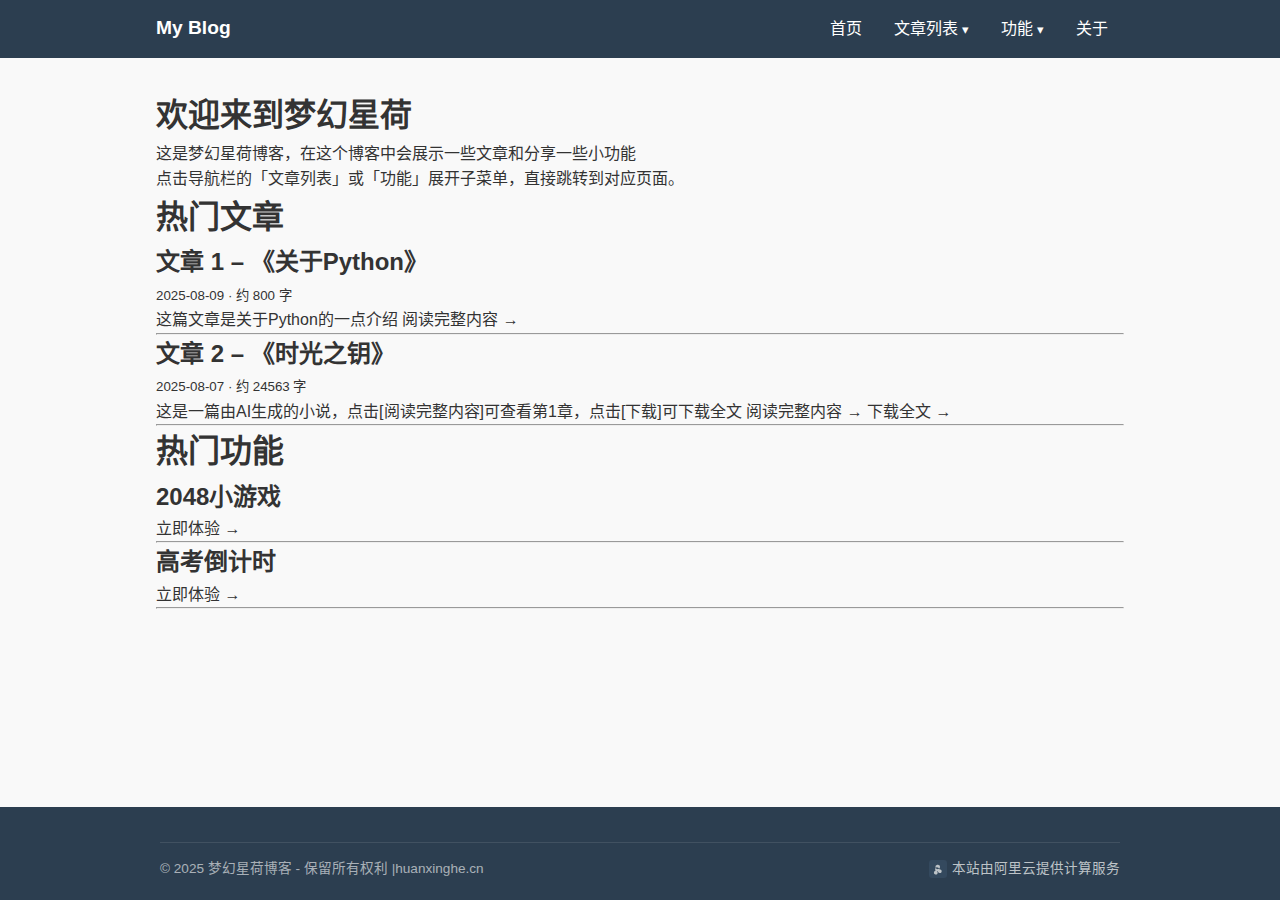
<file: index.html>
<!DOCTYPE html>
<html lang="zh-CN">
<head>
<meta charset="UTF-8">
<title>梦幻星荷 - 首页</title>
<meta name="viewport" content="width=device-width, initial-scale=1.0">
<style>
/* --------- 基础通用样式 ---------- */
*{box-sizing:border-box;margin:0;padding:0}
body{font-family:-apple-system,BlinkMacSystemFont,"Segoe UI","Helvetica Neue",Helvetica,Arial,sans-serif;
      line-height:1.6;background:#f9f9f9;color:#333;min-height:100vh;position:relative;padding-bottom:100px;}
a{color:inherit;text-decoration:none}

/* ---------- 头部导航 ---------- */
header{background:#2c3e50;color:#fff}
nav{max-width:1000px;margin:auto;padding:.5rem 1rem;
     display:flex;justify-content:space-between;align-items:center}
nav .logo{font-size:1.2rem;font-weight:600}

/* 主导航（默认横向） */
nav ul{list-style:none;display:flex;align-items:center}
nav li{position:relative}
nav a{display:block;padding:.5rem 1rem;color:#fff;
       transition:background .3s}
nav a:hover{background:rgba(255,255,255,.1)}

/* ---------- 功能 / 文章 列表的下拉 ---------- */
.dropdown > a::after{content:"▾";margin-left:4px;font-size:.8rem}
.sub-menu{display:none;position:absolute;top:100%;left:0;
         background:#34495e;min-width:140px;
         border-radius:4px;z-index:1000;
         box-shadow:0 2px 4px rgba(0,0,0,.15)}
.sub-menu a{padding:.5rem 1rem;white-space:nowrap;color:#fff}
.sub-menu a:hover{background:#1abc9c}
.dropdown.open .sub-menu{display:block}

/* 桌面端 hover 自动打开子菜单（不依赖 JS） */
@media (hover: hover) and (pointer: fine){
  .dropdown:hover .sub-menu{display:block}
}

/* 汉堡按钮（移动端） */
.hamburger{display:none;flex-direction:column;cursor:pointer;margin-left:1rem}
.hamburger span{width:25px;height:3px;background:#fff;margin:4px 0;transition:.3s}

/* 主体内容 */
.main{max-width:1000px;margin:auto;padding:2rem 1rem}

/* ----------------- 响应式（≤768px） ----------------- */
@media (max-width:768px){
  nav ul{flex-direction:column;width:100%;background:#2c3e50;
         display:none}
  nav ul.show{display:flex}
  .hamburger{display:flex}
  /* 移动端子菜单改为普通块 */
  .sub-menu{position:static;background:#2c3e50;box-shadow:none}
  .dropdown.open .sub-menu{display:block}
}

/* ================= 底部栏样式优化 ================= */
footer {
  position: absolute;
  bottom: 0;
  left: 0;
  right: 0;
  background: #2c3e50;
  color: #fff;
  padding: 20px 0;
  font-size: 0.85rem;
}

.footer-content {
  max-width: 1000px;
  margin: 0 auto;
  padding: 0 20px;
}

/* 友情链接区域 - 紧凑一行 */
.friend-links {
  display: flex;
  justify-content: center;
  flex-wrap: wrap;
  gap: 10px 20px;
  margin-bottom: 15px;
}

.friend-links a {
  color: #bdc3c7;
  transition: color 0.3s;
  white-space: nowrap;
}

.friend-links a:hover {
  color: #1abc9c;
}

/* 底部信息栏 */
.bottom-info {
  display: flex;
  justify-content: space-between;
  align-items: center;
  flex-wrap: wrap;
  gap: 15px;
  padding-top: 15px;
  border-top: 1px solid rgba(255,255,255,0.1);
}

.copyright {
  color: rgba(255,255,255,0.6);
}

.service-providers {
  display: flex;
  gap: 15px;
}

.service-provider {
  display: flex;
  align-items: center;
  gap: 5px;
  color: #bdc3c7;
  transition: all 0.3s;
}

.service-provider:hover {
  color: #1abc9c;
}

.service-logo {
  width: 18px;
  height: 18px;
  display: inline-flex;
  align-items: center;
  justify-content: center;
  background: #34495e;
  border-radius: 3px;
  padding: 2px;
}

.service-logo img {
  max-width: 100%;
  max-height: 100%;
}

/* 响应式调整 */
@media (max-width: 768px) {
  .friend-links {
    gap: 8px 15px;
    font-size: 0.8rem;
  }
  
  .bottom-info {
    flex-direction: column;
    align-items: center;
    text-align: center;
    gap: 10px;
  }
  
  body {
    padding-bottom: 150px;
  }
}

@media (max-width: 480px) {
  .friend-links {
    flex-direction: column;
    align-items: center;
    gap: 8px;
  }
}
</style>
</head>

<body>
<header>
  <nav>
    <div class="logo">My Blog</div>

    <!-- 汉堡按钮（移动端） -->
    <div class="hamburger" id="hamburger">
      <span></span><span></span><span></span>
    </div>

    <!-- 主导航 -->
    <ul id="navList">
      <li><a href="index.html">首页</a></li>

      <!-- 文章列表（下拉） -->
      <li class="dropdown" id="dropdown-article">
        <a href="javascript:void(0);" id="articleBtn">文章列表</a>
        <ul class="sub-menu">
          <li><a href="articles.html">所有文章</a></li>
          <!-- 这里也可以直接列出每篇文章的链接，示例写 2 篇 -->
          <li><a href="article1.html">关于Python</a></li>
          <li><a href="article2.html">文章《时光之钥》</a></li>
        </ul>
      </li>

      <!-- 功能（下拉） -->
      <li class="dropdown" id="dropdown-func">
        <a href="javascript:void(0);" id="funcBtn">功能</a>
        <ul class="sub-menu">
          <li><a href="function.html">所有功能</a></li>
          <li><a href="function1.html">2048小游戏</a></li>
          <li><a href="function2.html">高考倒计时</a></li>
          <li><a href="function3.html">五子棋电子棋盘</a></li>
          <li><a href="function0.html">下载</a></li>
        </ul>
      </li>

      <li><a href="about.html">关于</a></li>
    </ul>
  </nav>
</header>

<main class="main">
  <h1>欢迎来到梦幻星荷</h1>
  <p>这是梦幻星荷博客，在这个博客中会展示一些文章和分享一些小功能</p>
  <p>点击导航栏的「文章列表」或「功能」展开子菜单，直接跳转到对应页面。</p>
  <h1>热门文章</h1>
    <section>
    <h2>文章 1 – 《关于Python》</h2>
    <p><small>2025‑08-09 · 约 800 字</small></p>
    <p>这篇文章是关于Python的一点介绍      <a href="article1.html">阅读完整内容 →</a></p>
    <hr>
  </section>

  <section>
    <h2>文章 2 – 《时光之钥》</h2>
    <p><small>2025‑08‑07 · 约 24563 字</small></p>
    <p>这是一篇由AI生成的小说，点击[阅读完整内容]可查看第1章，点击[下载]可下载全文    <a href="article2.html">阅读完整内容 →</a>  <a href="jy1/时光之钥.docx">下载全文 →</a></p>
    <hr>
  </section>
  <h1>热门功能</h1>
  <section>
    <h2>2048小游戏</h2>
    <p>   <a href="function1.html">立即体验 →</a> </p>
    <hr>
  </section>
  <section>
    <h2>高考倒计时</h2>
    <p>   <a href="function2.html">立即体验 →</a> </p>
    <hr>
  </section>
</main>

<!-- 优化后的底部栏 -->
<footer>
  <div class="footer-content">
    <!-- 友情链接区域 - 一行显示 -->
    <div class="friend-links">
      <a href="https://www.huanxinghe.cn" target="_blank">    </a>
      
    </div>
    
    <!-- 服务商链接和版权信息 -->
    <div class="bottom-info">
      <div class="copyright">
        © 2025 梦幻星荷博客 - 保留所有权利 |huanxinghe.cn
      </div>
      
      <div class="service-providers">
           
        <a href="https://www.aliyun.com/" class="service-provider" target="_blank">
          <span class="service-logo">
            <svg viewBox="0 0 24 24" width="12" height="12">
              <path fill="currentColor" d="M11.461 3.477c.59 0 1.17.11 1.71.33.54.22 1.03.53 1.46.94.43.4.76.89 1 1.43.23.55.35 1.14.35 1.74 0 .6-.12 1.19-.35 1.74-.24.54-.57 1.03-1 1.43-.43.41-.92.72-1.46.94-.54.22-1.12.33-1.71.33-.59 0-1.17-.11-1.71-.33-.54-.22-1.03-.53-1.46-.94-.43-.4-.76-.89-1-1.43-.23-.55-.35-1.14-.35-1.74 0-.6.12-1.19.35-1.74.24-.54.57-1.03 1-1.43.43-.41.92-.72 1.46-.94.54-.22 1.12-.33 1.71-.33zm-1.13 5.03c-.62.01-1.24.16-1.8.45-.56.29-1.04.71-1.42 1.22-.38.52-.64 1.12-.75 1.75-.11.64-.07 1.29.12 1.91.19.62.52 1.18.97 1.64.45.46 1 .8 1.61 1 .61.21 1.27.27 1.91.18.64-.09 1.24-.33 1.76-.7.52-.37.94-.87 1.22-1.44.28-.57.41-1.2.39-1.83-.03-.63-.2-1.25-.5-1.8-.3-.55-.72-1.02-1.23-1.37-.5-.35-1.09-.57-1.7-.63-.17-.02-.33-.03-.5-.02zM8.001 15.477c-.8.01-1.58.23-2.25.64-.67.41-1.21 1-1.55 1.7-.34.7-.46 1.48-.35 2.24.12.76.46 1.47.99 2.02.53.56 1.22.93 1.98 1.07.76.14 1.55.05 2.26-.26.71-.31 1.31-.83 1.71-1.49.4-.66.58-1.43.51-2.2-.07-.77-.38-1.5-.89-2.09-.51-.59-1.2-1.01-1.96-1.2-.25-.06-.5-.1-.75-.11-.08 0-.16-.01-.24-.01zm8.06-3c-.8.01-1.58.23-2.25.64-.67.41-1.21 1-1.55 1.7-.34.7-.46 1.48-.35 2.24.12.76.46 1.47.99 2.02.53.56 1.22.93 1.98 1.07.76.14 1.55.05 2.26-.26.71-.31 1.31-.83 1.71-1.49.4-.66.58-1.43.51-2.2-.07-.77-.38-1.5-.89-2.09-.51-.59-1.2-1.01-1.96-1.2-.25-.06-.5-.1-.75-.11-.08 0-.16-.01-.24-.01z"/>
            </svg>
          </span>
          本站由阿里云提供计算服务
        </a>
        
               
           </div>
    </div>
  </div>
</footer>

<script>
/* ---------- 1️⃣ 汉堡按钮 ---------- */
const hamburger = document.getElementById('hamburger');
const navList   = document.getElementById('navList');
const dropdownArticle = document.getElementById('dropdown-article');
const dropdownFunc    = document.getElementById('dropdown-func');

/* 处理汉堡按钮的打开/关闭 */
hamburger.addEventListener('click', () => {
    navList.classList.toggle('show');
    // 关闭导航时把所有下拉统一关闭（防止在移动端出现“子菜单已打开但导航已隐藏”）
    dropdownArticle.classList.remove('open');
    dropdownFunc.classList.remove('open');
});

/* ---------- 2️⃣ 移动端点击展开/收起下拉 ---------- */
function addDropdownToggle(btnId, dropdownEl) {
    const btn = document.getElementById(btnId);
    btn.addEventListener('click', (e) => {
        // 仅在移动端（≤768px）使用点击切换
        if (window.innerWidth <= 768) {
            e.preventDefault();
            dropdownEl.classList.toggle('open');
        }
    });
}
addDropdownToggle('articleBtn', dropdownArticle);
addToggleBtn = addDropdownToggle; // 兼容旧变量名，防止报错
addToggleBtn('funcBtn',   dropdownFunc);

/* ---------- 3️⃣ 页面任意位置点击自动收起子菜单 ---------- */
document.addEventListener('click', (e) => {
    // 文章列表下拉
    if (!dropdownArticle.contains(e.target) && 
        dropdownArticle.classList.contains('open')) {
        dropdownArticle.classList.remove('open');
    }
    // 功能下拉
    if (!dropdownFunc.contains(e.target) && 
        dropdownFunc.classList.contains('open')) {
        dropdownFunc.classList.remove('open');
    }
});

/* ---------- 4️⃣ 窗口尺寸变化时恢复桌面端行为 ---------- */
window.addEventListener('resize', () => {
    if (window.innerWidth > 768) {
        // 大屏幕使用 :hover，去掉 open 类
        dropdownArticle.classList.remove('open');
        dropdownFunc.classList.remove('open');
    }
});
</script>

</body>
</html>
</file>
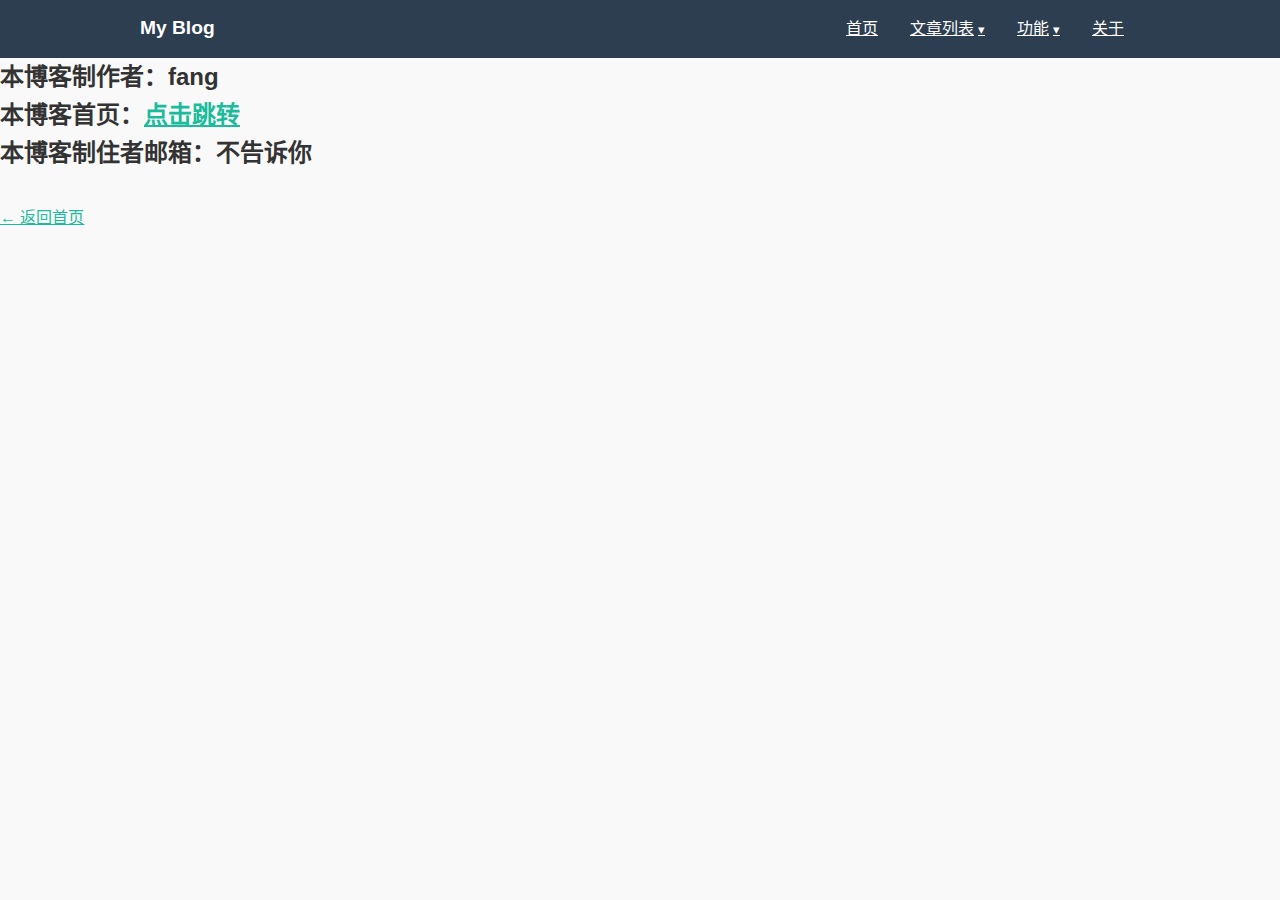
<file: about.html>
<!DOCTYPE html>
<html lang="zh-CN">
<head>
    <meta charset="UTF-8">
    <title> 博客简介</title>
    <meta name="viewport" content="width=device-width, initial-scale=1.0">
    <style>
        /* 与首页共享的 CSS */
        *{box-sizing:border-box;margin:0;padding:0}
        body{font-family:-apple-system,BlinkMacSystemFont,"Segoe UI","Helvetica Neue",Helvetica,Arial,sans-serif;line-height:1.6;background:#f9f9f9;color:#333}
        a{color:#1abc9c}
        header{background:#2c3e50;color:#fff;padding:.5rem 1rem}
        nav{max-width:1000px;margin:auto;display:flex;justify-content:space-between;align-items:center}
        nav .logo{font-size:1.2rem;font-weight:600}
        nav ul{list-style:none;display:flex;align-items:center}
        nav li{position:relative}
        nav a{display:block;padding:.5rem 1rem;color:#fff;transition:.3s}
        nav a:hover{background:rgba(255,255,255,.1)}
        .dropdown > a::after{content:"▾";margin-left:4px;font-size:.8rem}
        .sub-menu{display:none;position:absolute;top:100%;left:0;background:#34495e;min-width:140px;border-radius:4px;z-index:1000;box-shadow:0 2px 4px rgba(0,0,0,.15)}
        .sub-menu a{padding:.5rem 1rem;color:#fff}
        .sub-menu a:hover{background:#1abc9c}
        .dropdown.open .sub-menu{display:block}
        @media (hover:hover) and (pointer:fine){.dropdown:hover .sub-menu{display:block}}
        .hamburger{display:none;flex-direction:column;cursor:pointer;margin-left:1rem}
        .hamburger span{width:25px;height:3px;background:#fff;margin:4px 0;transition:.3s}
        .main{max-width:1000px;margin:auto;padding:2rem 1rem}
        @media (max-width:768px){
            nav ul{flex-direction:column;width:100%;background:#2c3e50;display:none}
            nav ul.show{display:flex}
            .hamburger{display:flex}
            .sub-menu{position:static;background:#2c3e5}
            .open .sub-menu{display:block}
        }
    </style>
</head>

<body>
    <header>
        <nav>
            <div class="logo">My Blog</div>
            <div class="hamburger" id="hamburger"><span></span><span></span><span></span></div>
            <ul id="navList">
                <li><a href="index.html">首页</a></li>
                <li class="dropdown" id="dropdown-article"><a href="javascript:void(0);" id="articleBtn">文章列表</a>
                    <ul class="sub-menu"><li><a href="articles.html">所有文章</a></li></ul>
                </li>
                <li class="dropdown" id="dropdown-func"><a href="javascript:void(0);" id="funcBtn">功能</a>
                    <ul class="sub-menu"><li><a href="function1.html">功能1</a></li></ul>
                </li>
                <li><a href="about.html">关于</a></li>
            </ul>
        </nav>
    </header>

    
        <h2>本博客制作者：fang</h2>
        <h2>本博客首页：<a href="index.https">点击跳转</a></h2>
        <h2>本博客制住者邮箱：不告诉你</h2>


                <p style="margin-top:2rem;"><a href="index.html">← 返回首页</a></p>
    </main>

    <script>
        /* 与首页相同的 JS */
        const hamburger = document.getElementById('hamburger');
        const navList   = document.getElementById('navList');
        const articleDd = document.getElementById('dropdown-article');
        const funcDd    = document.getElementById('dropdown-func');

        hamburger.addEventListener('click', () => {
            navList.classList.toggle('show');
            articleDd.classList.remove('open');
            funcDd.classList.remove('open');
        });
        function addToggle(id, target){
            document.getElementById(id).addEventListener('click', (e) => {
                if (window.innerWidth <= 768) {
                    e.preventDefault();
                    target.classList.toggle('open');
                }
            });
        }
        addToggle('articleBtn', articleDd);
        addToggle('funcBtn',    funcDd);
        document.addEventListener('click', (e) => {
            if (!articleDd.contains(e.target) && articleDd.classList.contains('open')) {
                articleDd.classList.remove('open');
            }
            if (!funcDd.contains(e.target) && funcDd.classList.contains('open')) {
                funcDd.classList.remove('open');
            }
        });
        window.addEventListener('resize', () => {
            if (window.innerWidth > 768) {
                articleDd.classList.remove('open');
                funcDd.classList.remove('open');
            }
        });
    </script>
</body>
</html>
</file>
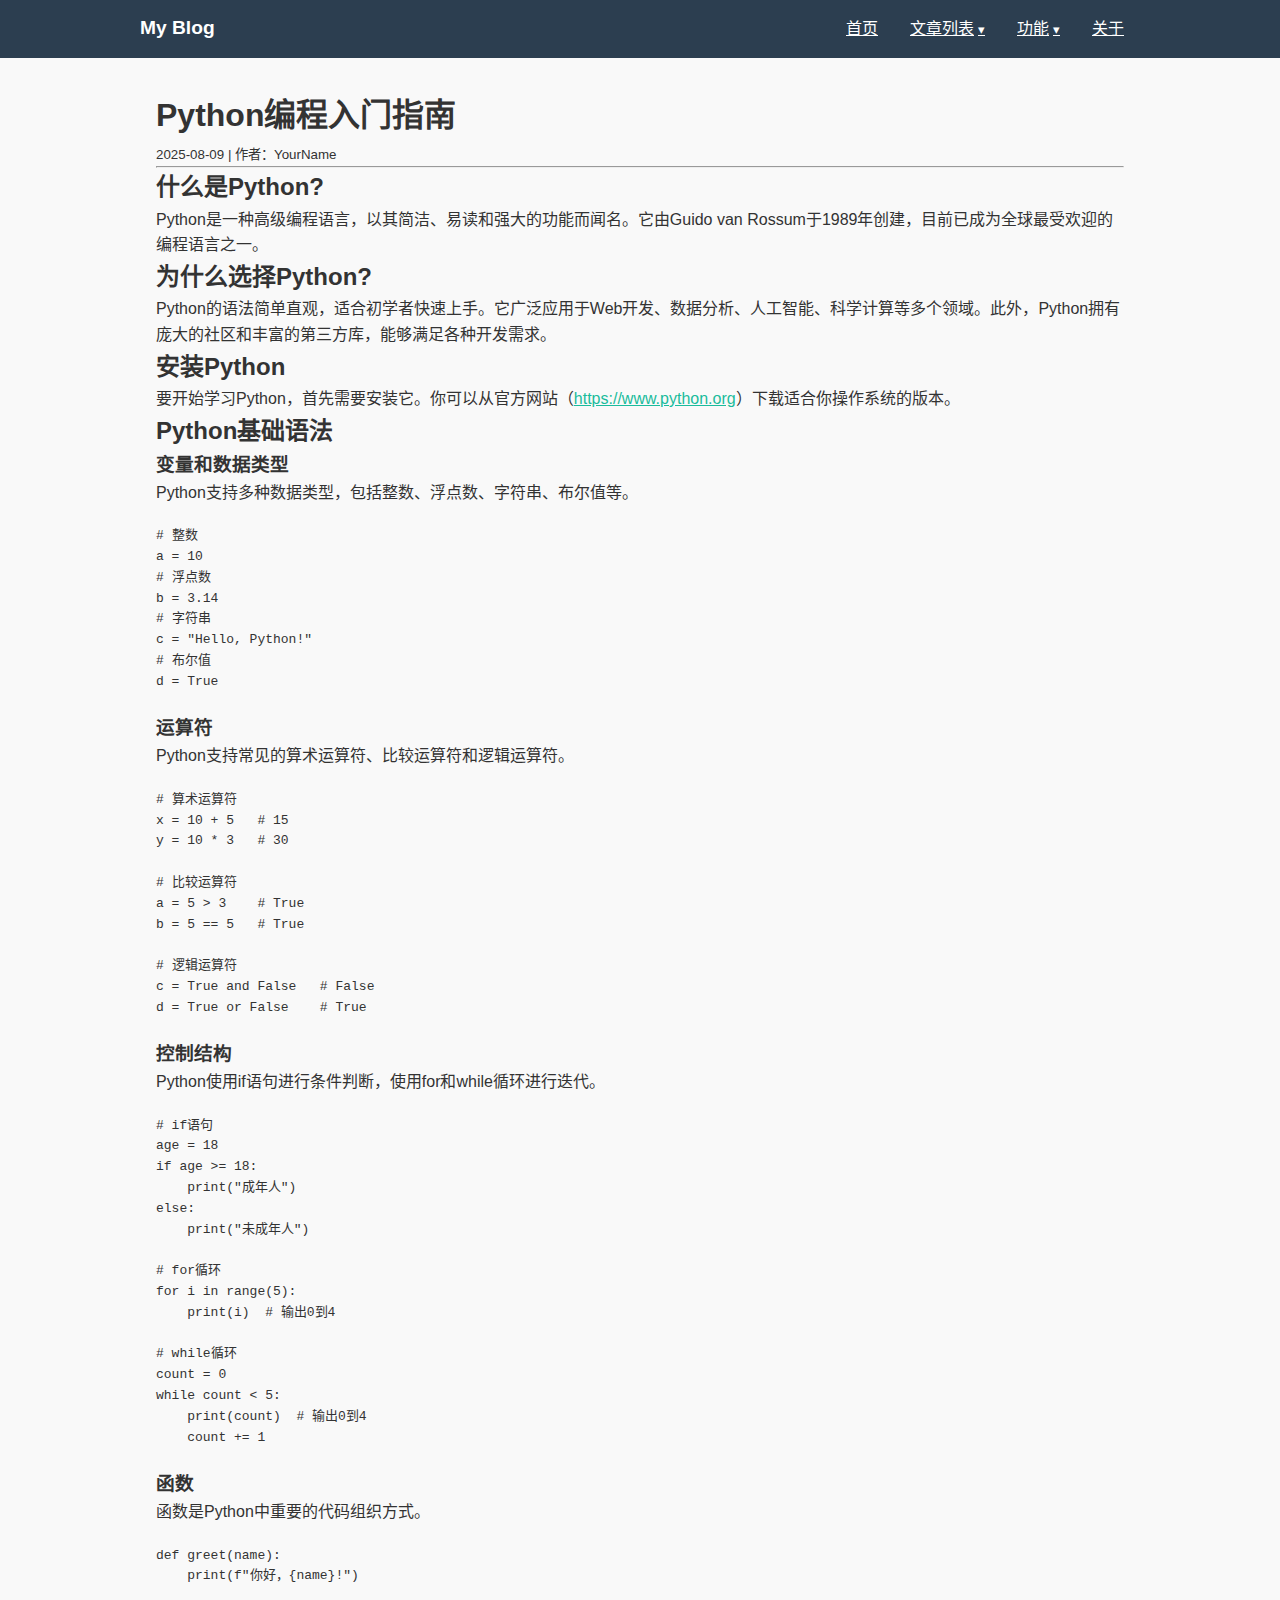
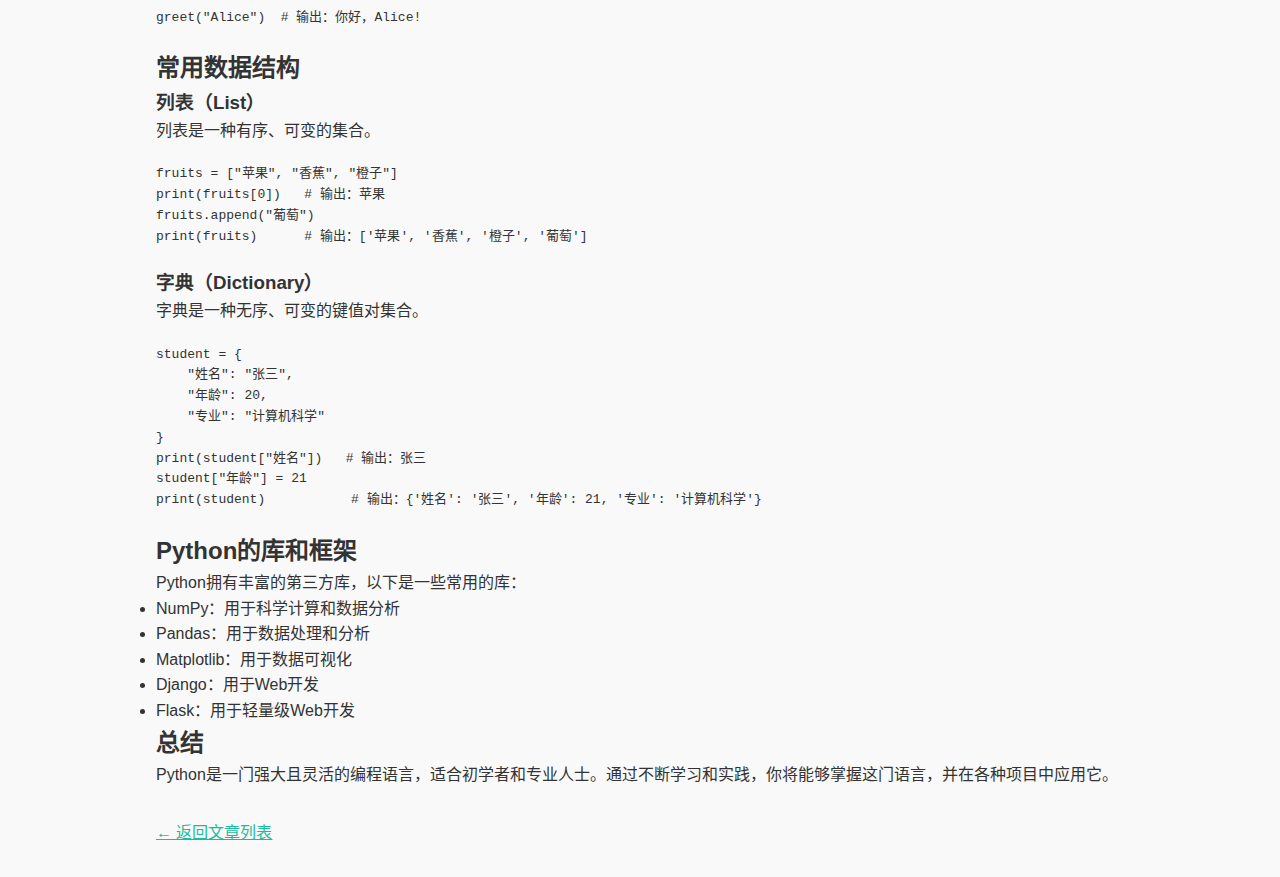
<file: article1.html>
<!DOCTYPE html>
<html lang="zh-CN">
<head>
    <meta charset="UTF-8">
    <title>Python编程入门指南 - 个人博客</title>
    <meta name="viewport" content="width=device-width, initial-scale=1.0">
    <style>
        /* 与首页共享的 CSS */
        *{box-sizing:border-box;margin:0;padding:0}
        body{font-family:-apple-system,BlinkMacSystemFont,"Segoe UI","Helvetica Neue",Helvetica,Arial,sans-serif;line-height:1.6;background:#f9f9f9;color:#333}
        a{color:#1abc9c}
        header{background:#2c3e50;color:#fff;padding:.5rem 1rem}
        nav{max-width:1000px;margin:auto;display:flex;justify-content:space-between;align-items:center}
        nav .logo{font-size:1.2rem;font-weight:600}
        nav ul{list-style:none;display:flex;align-items:center}
        nav li{position:relative}
        nav a{display:block;padding:.5rem 1rem;color:#fff;transition:.3s}
        nav a:hover{background:rgba(255,255,255,.1)}
        .dropdown > a::after{content:"▾";margin-left:4px;font-size:.8rem}
        .sub-menu{display:none;position:absolute;top:100%;left:0;background:#34495e;min-width:140px;border-radius:4px;z-index:1000;box-shadow:0 2px 4px rgba(0,0,0,.15)}
        .sub-menu a{padding:.5rem 1rem;color:#fff}
        .sub-menu a:hover{background:#1abc9c}
        .dropdown.open .sub-menu{display:block}
        @media (hover:hover) and (pointer:fine){.dropdown:hover .sub-menu{display:block}}
        .hamburger{display:none;flex-direction:column;cursor:pointer;margin-left:1rem}
        .hamburger span{width:25px;height:3px;background:#fff;margin:4px 0;transition:.3s}
        .main{max-width:1000px;margin:auto;padding:2rem 1rem}
        @media (max-width:768px){
            nav ul{flex-direction:column;width:100%;background:#2c3e50;display:none}
            nav ul.show{display:flex}
            .hamburger{display:flex}
            .sub-menu{position:static;background:#2c3e5}
            .open .sub-menu{display:block}
        }
    </style>
</head>

<body>
    <header>
        <nav>
            <div class="logo">My Blog</div>
            <div class="hamburger" id="hamburger"><span></span><span></span><span></span></div>
            <ul id="navList">
                <li><a href="index.html">首页</a></li>
                <li class="dropdown" id="dropdown-article"><a href="javascript:void(0);" id="articleBtn">文章列表</a>
                    <ul class="sub-menu"><li><a href="articles.html">所有文章</a></li></ul>
                </li>
                <li class="dropdown" id="dropdown-func"><a href="javascript:void(0);" id="funcBtn">功能</a>
                    <ul class="sub-menu"><li><a href="function.html">功能列表</a></li></ul>
                </li>
                <li><a href="about.html">关于</a></li>
            </ul>
        </nav>
    </header>

    <main class="main">
        <h1>Python编程入门指南</h1>
        <p><small>2025-08-09  |  作者：YourName</small></p>
        <hr>
        
        <h2>什么是Python?</h2>
        <p>Python是一种高级编程语言，以其简洁、易读和强大的功能而闻名。它由Guido van Rossum于1989年创建，目前已成为全球最受欢迎的编程语言之一。</p>

        <h2>为什么选择Python?</h2>
        <p>Python的语法简单直观，适合初学者快速上手。它广泛应用于Web开发、数据分析、人工智能、科学计算等多个领域。此外，Python拥有庞大的社区和丰富的第三方库，能够满足各种开发需求。</p>

        <h2>安装Python</h2>
        <p>要开始学习Python，首先需要安装它。你可以从官方网站（<a href="https://www.python.org">https://www.python.org</a>）下载适合你操作系统的版本。</p>

        <h2>Python基础语法</h2>
        
        <h3>变量和数据类型</h3>
        <p>Python支持多种数据类型，包括整数、浮点数、字符串、布尔值等。</p>
        <pre><code>
# 整数
a = 10
# 浮点数
b = 3.14
# 字符串
c = "Hello, Python!"
# 布尔值
d = True
        </code></pre>

        <h3>运算符</h3>
        <p>Python支持常见的算术运算符、比较运算符和逻辑运算符。</p>
        <pre><code>
# 算术运算符
x = 10 + 5   # 15
y = 10 * 3   # 30

# 比较运算符
a = 5 > 3    # True
b = 5 == 5   # True

# 逻辑运算符
c = True and False   # False
d = True or False    # True
        </code></pre>

        <h3>控制结构</h3>
        <p>Python使用if语句进行条件判断，使用for和while循环进行迭代。</p>
        <pre><code>
# if语句
age = 18
if age >= 18:
    print("成年人")
else:
    print("未成年人")

# for循环
for i in range(5):
    print(i)  # 输出0到4

# while循环
count = 0
while count < 5:
    print(count)  # 输出0到4
    count += 1
        </code></pre>

        <h3>函数</h3>
        <p>函数是Python中重要的代码组织方式。</p>
        <pre><code>
def greet(name):
    print(f"你好，{name}!")

greet("Alice")  # 输出：你好，Alice!
        </code></pre>

        <h2>常用数据结构</h2>
        
        <h3>列表（List）</h3>
        <p>列表是一种有序、可变的集合。</p>
        <pre><code>
fruits = ["苹果", "香蕉", "橙子"]
print(fruits[0])   # 输出：苹果
fruits.append("葡萄")
print(fruits)      # 输出：['苹果', '香蕉', '橙子', '葡萄']
        </code></pre>

        <h3>字典（Dictionary）</h3>
        <p>字典是一种无序、可变的键值对集合。</p>
        <pre><code>
student = {
    "姓名": "张三",
    "年龄": 20,
    "专业": "计算机科学"
}
print(student["姓名"])   # 输出：张三
student["年龄"] = 21
print(student)           # 输出：{'姓名': '张三', '年龄': 21, '专业': '计算机科学'}
        </code></pre>

        <h2>Python的库和框架</h2>
        <p>Python拥有丰富的第三方库，以下是一些常用的库：</p>
        <ul>
            <li>NumPy：用于科学计算和数据分析</li>
            <li>Pandas：用于数据处理和分析</li>
            <li>Matplotlib：用于数据可视化</li>
            <li>Django：用于Web开发</li>
            <li>Flask：用于轻量级Web开发</li>
        </ul>

        <h2>总结</h2>
        <p>Python是一门强大且灵活的编程语言，适合初学者和专业人士。通过不断学习和实践，你将能够掌握这门语言，并在各种项目中应用它。</p>

        <p style="margin-top:2rem;"><a href="articles.html">← 返回文章列表</a></p>
    </main>

    <script>
        /* 与首页相同的 JS */
        const hamburger = document.getElementById('hamburger');
        const navList   = document.getElementById('navList');
        const articleDd = document.getElementById('dropdown-article');
        const funcDd    = document.getElementById('dropdown-func');

        hamburger.addEventListener('click', () => {
            navList.classList.toggle('show');
            articleDd.classList.remove('open');
            funcDd.classList.remove('open');
        });
        function addToggle(id, target){
            document.getElementById(id).addEventListener('click', (e) => {
                if (window.innerWidth <= 768) {
                    e.preventDefault();
                    target.classList.toggle('open');
                }
            });
        }
        addToggle('articleBtn', articleDd);
        addToggle('funcBtn',    funcDd);
        document.addEventListener('click', (e) => {
            if (!articleDd.contains(e.target) && articleDd.classList.contains('open')) {
                articleDd.classList.remove('open');
            }
            if (!funcDd.contains(e.target) && funcDd.classList.contains('open')) {
                funcDd.classList.remove('open');
            }
        });
        window.addEventListener('resize', () => {
            if (window.innerWidth > 768) {
                articleDd.classList.remove('open');
                funcDd.classList.remove('open');
            }
        });
    </script>
</body>
</html>
</file>
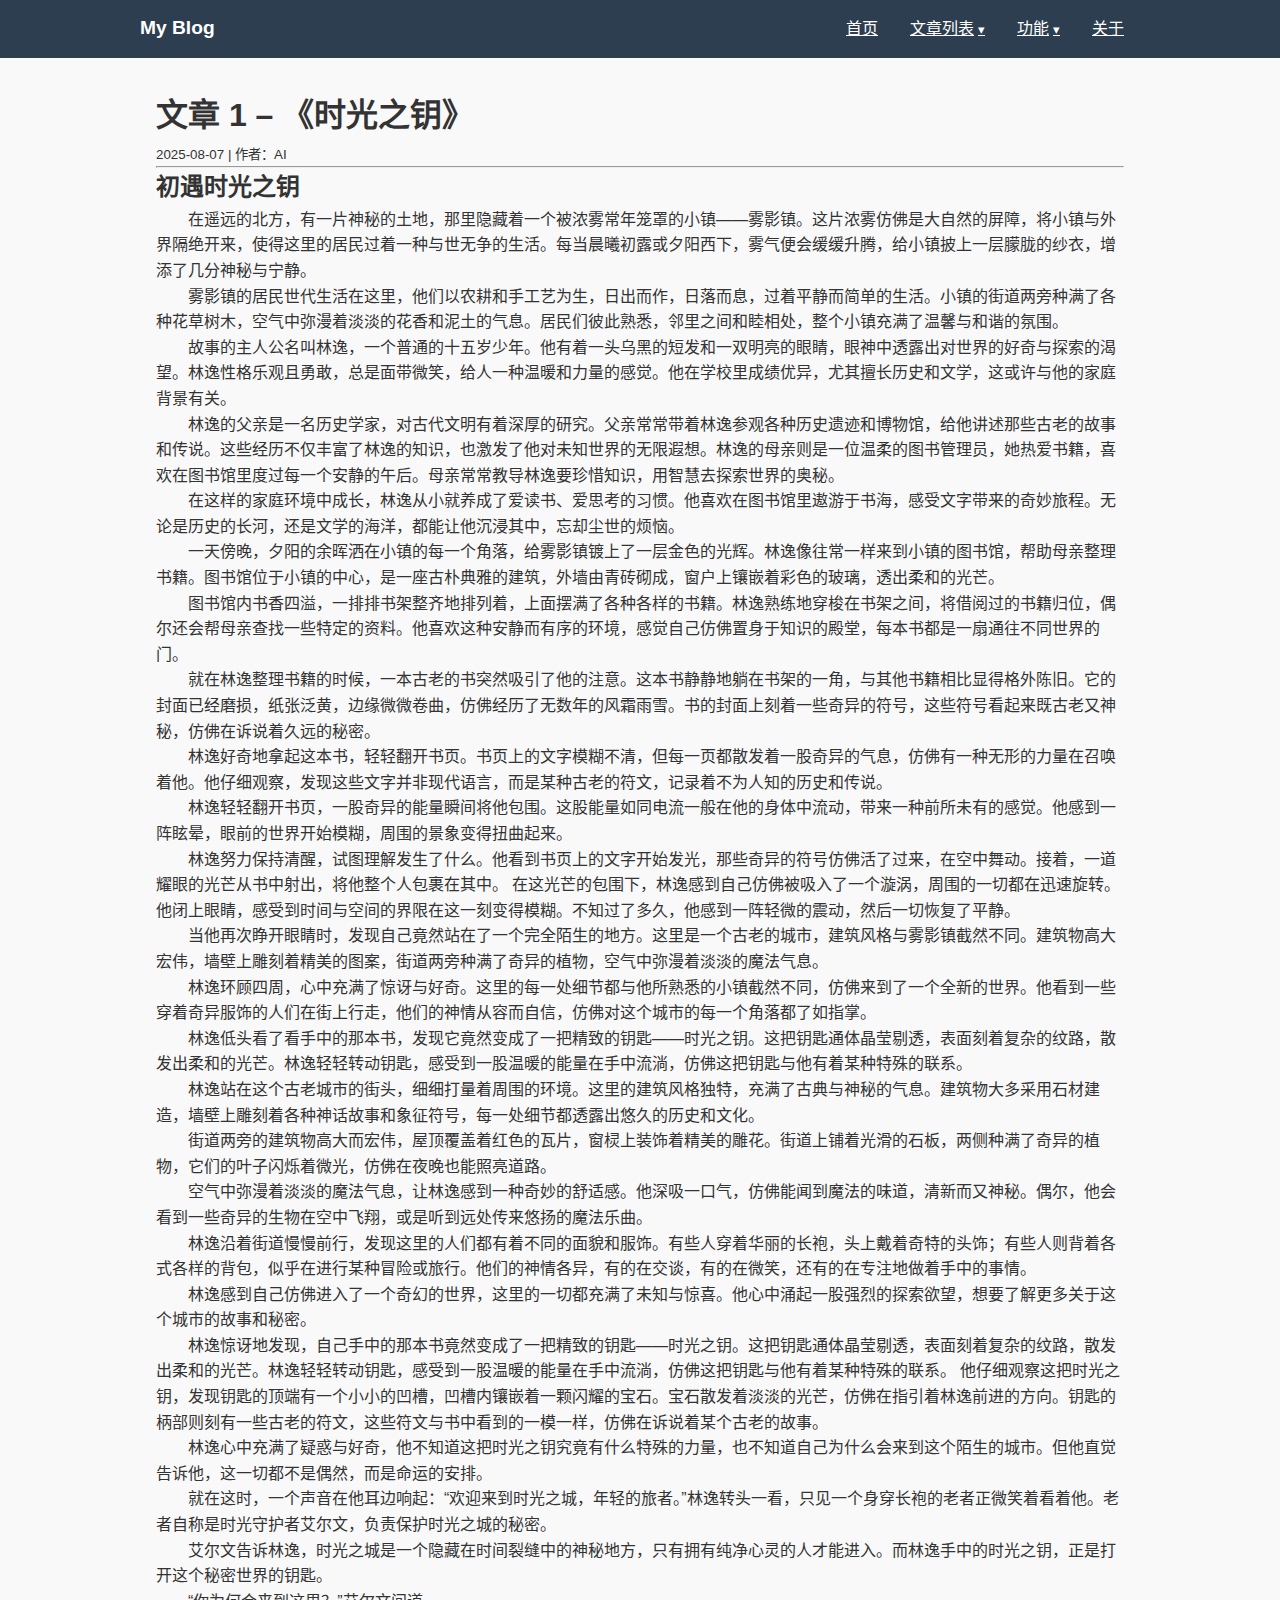
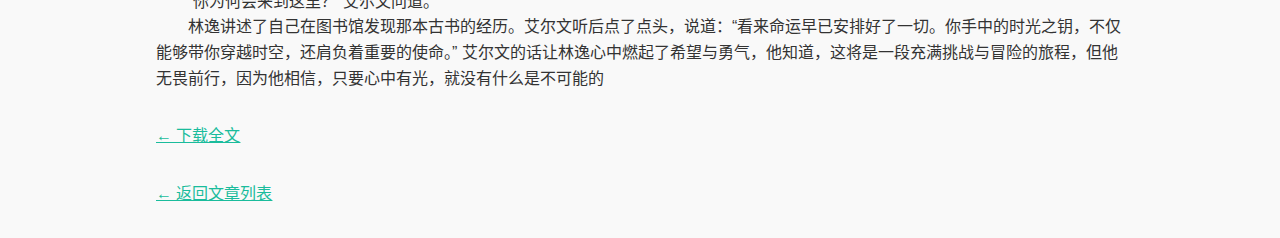
<file: article2.html>
<!-- 保存为 article1.html -->
<!DOCTYPE html>
<html lang="zh-CN">
<head>
<meta charset="UTF-8">
<title>文章《时光之钥》 - 个人博客</title>
<meta name="viewport" content="width=device-width, initial-scale=1.0">
<style>
/* 与首页共享的 CSS（复制上面所有 <style> 内容） */
*{box-sizing:border-box;margin:0;padding:0}
body{font-family:-apple-system,BlinkMacSystemFont,"Segoe UI","Helvetica Neue",Helvetica,Arial,sans-serif;
      line-height:1.6;background:#f9f9f9;color:#333}
a{color:#1abc9c}
header{background:#2c3e50;color:#fff;padding:.5rem 1rem}
nav{max-width:1000px;margin:auto;display:flex;justify-content:space-between;align-items:center}
nav .logo{font-size:1.2rem;font-weight:600}
nav ul{list-style:none;display:flex;align-items:center}
nav li{position:relative}
nav a{display:block;padding:.5rem 1rem;color:#fff;transition:.3s}
nav a:hover{background:rgba(255,255,255,.1)}
.dropdown > a::after{content:"▾";margin-left:4px;font-size:.8rem}
.sub-menu{display:none;position:absolute;top:100%;left:0;background:#34495e;min-width:140px;
          border-radius:4px;z-index:1000;box-shadow:0 2px 4px rgba(0,0,0,.15)}
.sub-menu a{padding:.5rem 1rem;color:#fff}
.sub-menu a:hover{background:#1abc9c}
.dropdown.open .sub-menu{display:block}
@media (hover:hover) and (pointer:fine){.dropdown:hover .sub-menu{display:block}}
.hamburger{display:none;flex-direction:column;cursor:pointer;margin-left:1rem}
.hamburger span{width:25px;height:3px;background:#fff;margin:4px 0;transition:.3s}
.main{max-width:1000px;margin:auto;padding:2rem 1rem}
@media (max-width:768px){
  nav ul{flex-direction:column;width:100%;background:#2c3e50;display:none}
  nav ul.show{display:flex}
  .hamburger{display:flex}
  .sub-menu{position:static;background:#2c3e5}
  .open .sub-menu{display:block}
}
</style>
</head>

<body>
<header>
  <nav>
    <div class="logo">My Blog</div>
    <div class="hamburger" id="hamburger"><span></span><span></span><span></span></div>
    <ul id="navList">
      <li><a href="index.html">首页</a></li>
      <li class="dropdown" id="dropdown-article"><a href="javascript:void(0);" id="articleBtn">文章列表</a>
        <ul class="sub-menu"><li><a href="articles.html">所有文章</a></li></ul>
      </li>
      <li class="dropdown" id="dropdown-func"><a href="javascript:void(0);" id="funcBtn">功能</a>
        <ul class="sub-menu"><li><a href="function.html">功能列表</a></li></ul>
      </li>
      <li><a href="about.html">关于</a></li>
    </ul>
  </nav>
</header>

<main class="main">
  <h1>文章 1 – 《时光之钥》</h1>
  <p><small>2025‑08‑07  |  作者：AI</small></p>
  <hr>
  <p>  </p>

  <h2>初遇时光之钥</h2>
  <p>&emsp;&emsp;在遥远的北方，有一片神秘的土地，那里隐藏着一个被浓雾常年笼罩的小镇——雾影镇。这片浓雾仿佛是大自然的屏障，将小镇与外界隔绝开来，使得这里的居民过着一种与世无争的生活。每当晨曦初露或夕阳西下，雾气便会缓缓升腾，给小镇披上一层朦胧的纱衣，增添了几分神秘与宁静。</p>
  <p>&emsp;&emsp;雾影镇的居民世代生活在这里，他们以农耕和手工艺为生，日出而作，日落而息，过着平静而简单的生活。小镇的街道两旁种满了各种花草树木，空气中弥漫着淡淡的花香和泥土的气息。居民们彼此熟悉，邻里之间和睦相处，整个小镇充满了温馨与和谐的氛围。</p>
  <p>&emsp;&emsp;故事的主人公名叫林逸，一个普通的十五岁少年。他有着一头乌黑的短发和一双明亮的眼睛，眼神中透露出对世界的好奇与探索的渴望。林逸性格乐观且勇敢，总是面带微笑，给人一种温暖和力量的感觉。他在学校里成绩优异，尤其擅长历史和文学，这或许与他的家庭背景有关。</p>
<p> &emsp;&emsp;林逸的父亲是一名历史学家，对古代文明有着深厚的研究。父亲常常带着林逸参观各种历史遗迹和博物馆，给他讲述那些古老的故事和传说。这些经历不仅丰富了林逸的知识，也激发了他对未知世界的无限遐想。林逸的母亲则是一位温柔的图书管理员，她热爱书籍，喜欢在图书馆里度过每一个安静的午后。母亲常常教导林逸要珍惜知识，用智慧去探索世界的奥秘。</p>
<p> &emsp;&emsp;在这样的家庭环境中成长，林逸从小就养成了爱读书、爱思考的习惯。他喜欢在图书馆里遨游于书海，感受文字带来的奇妙旅程。无论是历史的长河，还是文学的海洋，都能让他沉浸其中，忘却尘世的烦恼。</p>
<p>&emsp;&emsp;一天傍晚，夕阳的余晖洒在小镇的每一个角落，给雾影镇镀上了一层金色的光辉。林逸像往常一样来到小镇的图书馆，帮助母亲整理书籍。图书馆位于小镇的中心，是一座古朴典雅的建筑，外墙由青砖砌成，窗户上镶嵌着彩色的玻璃，透出柔和的光芒。</p>
<p>&emsp;&emsp;图书馆内书香四溢，一排排书架整齐地排列着，上面摆满了各种各样的书籍。林逸熟练地穿梭在书架之间，将借阅过的书籍归位，偶尔还会帮母亲查找一些特定的资料。他喜欢这种安静而有序的环境，感觉自己仿佛置身于知识的殿堂，每本书都是一扇通往不同世界的门。</p>
<p>&emsp;&emsp;就在林逸整理书籍的时候，一本古老的书突然吸引了他的注意。这本书静静地躺在书架的一角，与其他书籍相比显得格外陈旧。它的封面已经磨损，纸张泛黄，边缘微微卷曲，仿佛经历了无数年的风霜雨雪。书的封面上刻着一些奇异的符号，这些符号看起来既古老又神秘，仿佛在诉说着久远的秘密。</p>
<p>&emsp;&emsp;林逸好奇地拿起这本书，轻轻翻开书页。书页上的文字模糊不清，但每一页都散发着一股奇异的气息，仿佛有一种无形的力量在召唤着他。他仔细观察，发现这些文字并非现代语言，而是某种古老的符文，记录着不为人知的历史和传说。</p>
<p>&emsp;&emsp;林逸轻轻翻开书页，一股奇异的能量瞬间将他包围。这股能量如同电流一般在他的身体中流动，带来一种前所未有的感觉。他感到一阵眩晕，眼前的世界开始模糊，周围的景象变得扭曲起来。</p>
<p>&emsp;&emsp;林逸努力保持清醒，试图理解发生了什么。他看到书页上的文字开始发光，那些奇异的符号仿佛活了过来，在空中舞动。接着，一道耀眼的光芒从书中射出，将他整个人包裹在其中。
在这光芒的包围下，林逸感到自己仿佛被吸入了一个漩涡，周围的一切都在迅速旋转。他闭上眼睛，感受到时间与空间的界限在这一刻变得模糊。不知过了多久，他感到一阵轻微的震动，然后一切恢复了平静。</p>
<p>&emsp;&emsp;当他再次睁开眼睛时，发现自己竟然站在了一个完全陌生的地方。这里是一个古老的城市，建筑风格与雾影镇截然不同。建筑物高大宏伟，墙壁上雕刻着精美的图案，街道两旁种满了奇异的植物，空气中弥漫着淡淡的魔法气息。</p>
<p>&emsp;&emsp;林逸环顾四周，心中充满了惊讶与好奇。这里的每一处细节都与他所熟悉的小镇截然不同，仿佛来到了一个全新的世界。他看到一些穿着奇异服饰的人们在街上行走，他们的神情从容而自信，仿佛对这个城市的每一个角落都了如指掌。</p>
<p>&emsp;&emsp;林逸低头看了看手中的那本书，发现它竟然变成了一把精致的钥匙——时光之钥。这把钥匙通体晶莹剔透，表面刻着复杂的纹路，散发出柔和的光芒。林逸轻轻转动钥匙，感受到一股温暖的能量在手中流淌，仿佛这把钥匙与他有着某种特殊的联系。</p>
<p>&emsp;&emsp;林逸站在这个古老城市的街头，细细打量着周围的环境。这里的建筑风格独特，充满了古典与神秘的气息。建筑物大多采用石材建造，墙壁上雕刻着各种神话故事和象征符号，每一处细节都透露出悠久的历史和文化。</p>
<p>&emsp;&emsp;街道两旁的建筑物高大而宏伟，屋顶覆盖着红色的瓦片，窗棂上装饰着精美的雕花。街道上铺着光滑的石板，两侧种满了奇异的植物，它们的叶子闪烁着微光，仿佛在夜晚也能照亮道路。</p>
<p>&emsp;&emsp;空气中弥漫着淡淡的魔法气息，让林逸感到一种奇妙的舒适感。他深吸一口气，仿佛能闻到魔法的味道，清新而又神秘。偶尔，他会看到一些奇异的生物在空中飞翔，或是听到远处传来悠扬的魔法乐曲。</p>
<p>&emsp;&emsp;林逸沿着街道慢慢前行，发现这里的人们都有着不同的面貌和服饰。有些人穿着华丽的长袍，头上戴着奇特的头饰；有些人则背着各式各样的背包，似乎在进行某种冒险或旅行。他们的神情各异，有的在交谈，有的在微笑，还有的在专注地做着手中的事情。</p>
<p>&emsp;&emsp;林逸感到自己仿佛进入了一个奇幻的世界，这里的一切都充满了未知与惊喜。他心中涌起一股强烈的探索欲望，想要了解更多关于这个城市的故事和秘密。</p>
<p>&emsp;&emsp;林逸惊讶地发现，自己手中的那本书竟然变成了一把精致的钥匙——时光之钥。这把钥匙通体晶莹剔透，表面刻着复杂的纹路，散发出柔和的光芒。林逸轻轻转动钥匙，感受到一股温暖的能量在手中流淌，仿佛这把钥匙与他有着某种特殊的联系。
他仔细观察这把时光之钥，发现钥匙的顶端有一个小小的凹槽，凹槽内镶嵌着一颗闪耀的宝石。宝石散发着淡淡的光芒，仿佛在指引着林逸前进的方向。钥匙的柄部则刻有一些古老的符文，这些符文与书中看到的一模一样，仿佛在诉说着某个古老的故事。</p>
<p>&emsp;&emsp;林逸心中充满了疑惑与好奇，他不知道这把时光之钥究竟有什么特殊的力量，也不知道自己为什么会来到这个陌生的城市。但他直觉告诉他，这一切都不是偶然，而是命运的安排。</p>
<p>&emsp;&emsp;就在这时，一个声音在他耳边响起：“欢迎来到时光之城，年轻的旅者。”林逸转头一看，只见一个身穿长袍的老者正微笑着看着他。老者自称是时光守护者艾尔文，负责保护时光之城的秘密。</p>
<p>&emsp;&emsp;艾尔文告诉林逸，时光之城是一个隐藏在时间裂缝中的神秘地方，只有拥有纯净心灵的人才能进入。而林逸手中的时光之钥，正是打开这个秘密世界的钥匙。</p>
<p>&emsp;&emsp;“你为何会来到这里？”艾尔文问道。</p>
<p>&emsp;&emsp;林逸讲述了自己在图书馆发现那本古书的经历。艾尔文听后点了点头，说道：“看来命运早已安排好了一切。你手中的时光之钥，不仅能够带你穿越时空，还肩负着重要的使命。”
艾尔文的话让林逸心中燃起了希望与勇气，他知道，这将是一段充满挑战与冒险的旅程，但他无畏前行，因为他相信，只要心中有光，就没有什么是不可能的
</p>


  <p style="margin-top:2rem;"><a href="jy1/时光之钥.docx">← 下载全文</a></p>
  <p style="margin-top:2rem;"><a href="articles.html">← 返回文章列表</a></p>
</main>

<script>
/* 与首页相同的 JS（复制粘贴） */
const hamburger = document.getElementById('hamburger');
const navList   = document.getElementById('navList');
const articleDd = document.getElementById('dropdown-article');
const funcDd    = document.getElementById('dropdown-func');

hamburger.addEventListener('click', () => {
    navList.classList.toggle('show');
    articleDd.classList.remove('open');
    funcDd.classList.remove('open');
});
function addToggle(id, target){
    document.getElementById(id).addEventListener('click', (e) => {
        if (window.innerWidth <= 768) {
            e.preventDefault();
            target.classList.toggle('open');
        }
    });
}
addToggle('articleBtn', articleDd);
addToggle('funcBtn',    funcDd);
document.addEventListener('click', (e) => {
    if (!articleDd.contains(e.target) && articleDd.classList.contains('open')) {
        articleDd.classList.remove('open');
    }
    if (!funcDd.contains(e.target) && funcDd.classList.contains('open')) {
        funcDd.classList.remove('open');
    }
});
window.addEventListener('resize', () => {
    if (window.innerWidth > 768) {
        articleDd.classList.remove('open');
        funcDd.classList.remove('open');
    }
});
</script>
</body>
</html>
</file>
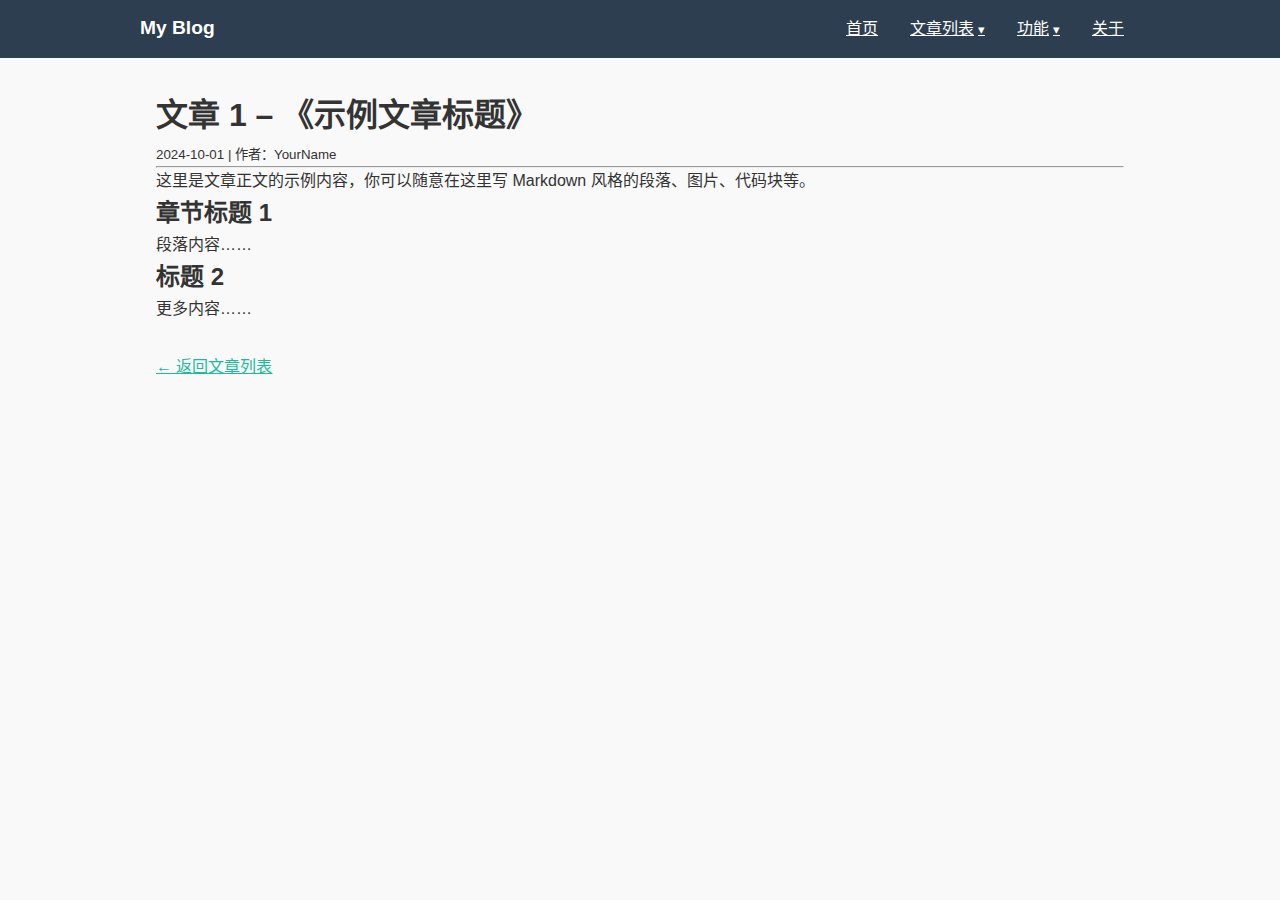
<file: article3.html>
<!-- 保存为 article1.html -->
<!DOCTYPE html>
<html lang="zh-CN">
<head>
<meta charset="UTF-8">
<title>文章 1 - 个人博客</title>
<meta name="viewport" content="width=device-width, initial-scale=1.0">
<style>
/* 与首页共享的 CSS（复制上面所有 <style> 内容） */
*{box-sizing:border-box;margin:0;padding:0}
body{font-family:-apple-system,BlinkMacSystemFont,"Segoe UI","Helvetica Neue",Helvetica,Arial,sans-serif;
      line-height:1.6;background:#f9f9f9;color:#333}
a{color:#1abc9c}
header{background:#2c3e50;color:#fff;padding:.5rem 1rem}
nav{max-width:1000px;margin:auto;display:flex;justify-content:space-between;align-items:center}
nav .logo{font-size:1.2rem;font-weight:600}
nav ul{list-style:none;display:flex;align-items:center}
nav li{position:relative}
nav a{display:block;padding:.5rem 1rem;color:#fff;transition:.3s}
nav a:hover{background:rgba(255,255,255,.1)}
.dropdown > a::after{content:"▾";margin-left:4px;font-size:.8rem}
.sub-menu{display:none;position:absolute;top:100%;left:0;background:#34495e;min-width:140px;
          border-radius:4px;z-index:1000;box-shadow:0 2px 4px rgba(0,0,0,.15)}
.sub-menu a{padding:.5rem 1rem;color:#fff}
.sub-menu a:hover{background:#1abc9c}
.dropdown.open .sub-menu{display:block}
@media (hover:hover) and (pointer:fine){.dropdown:hover .sub-menu{display:block}}
.hamburger{display:none;flex-direction:column;cursor:pointer;margin-left:1rem}
.hamburger span{width:25px;height:3px;background:#fff;margin:4px 0;transition:.3s}
.main{max-width:1000px;margin:auto;padding:2rem 1rem}
@media (max-width:768px){
  nav ul{flex-direction:column;width:100%;background:#2c3e50;display:none}
  nav ul.show{display:flex}
  .hamburger{display:flex}
  .sub-menu{position:static;background:#2c3e5}
  .open .sub-menu{display:block}
}
</style>
</head>

<body>
<header>
  <nav>
    <div class="logo">My Blog</div>
    <div class="hamburger" id="hamburger"><span></span><span></span><span></span></div>
    <ul id="navList">
      <li><a href="index.html">首页</a></li>
      <li class="dropdown" id="dropdown-article"><a href="javascript:void(0);" id="articleBtn">文章列表</a>
        <ul class="sub-menu"><li><a href="articles.html">所有文章</a></li></ul>
      </li>
      <li class="dropdown" id="dropdown-func"><a href="javascript:void(0);" id="funcBtn">功能</a>
        <ul class="sub-menu"><li><a href="function.html">功能列表</a></li></ul>
      </li>
      <li><a href="about.html">关于</a></li>
    </ul>
  </nav>
</header>

<main class="main">
  <h1>文章 1 – 《示例文章标题》</h1>
  <p><small>2024‑10‑01  |  作者：YourName</small></p>
  <hr>
  <p>这里是文章正文的示例内容，你可以随意在这里写 Markdown 风格的段落、图片、代码块等。</p>

  <h2>章节标题 1</h2>
  <p>段落内容……</p>

  <h2>标题 2</h2>
  <p>更多内容……</p>

  <p style="margin-top:2rem;"><a href="articles.html">← 返回文章列表</a></p>
</main>

<script>
/* 与首页相同的 JS（复制粘贴） */
const hamburger = document.getElementById('hamburger');
const navList   = document.getElementById('navList');
const articleDd = document.getElementById('dropdown-article');
const funcDd    = document.getElementById('dropdown-func');

hamburger.addEventListener('click', () => {
    navList.classList.toggle('show');
    articleDd.classList.remove('open');
    funcDd.classList.remove('open');
});
function addToggle(id, target){
    document.getElementById(id).addEventListener('click', (e) => {
        if (window.innerWidth <= 768) {
            e.preventDefault();
            target.classList.toggle('open');
        }
    });
}
addToggle('articleBtn', articleDd);
addToggle('funcBtn',    funcDd);
document.addEventListener('click', (e) => {
    if (!articleDd.contains(e.target) && articleDd.classList.contains('open')) {
        articleDd.classList.remove('open');
    }
    if (!funcDd.contains(e.target) && funcDd.classList.contains('open')) {
        funcDd.classList.remove('open');
    }
});
window.addEventListener('resize', () => {
    if (window.innerWidth > 768) {
        articleDd.classList.remove('open');
        funcDd.classList.remove('open');
    }
});
</script>
</body>
</html>
</file>
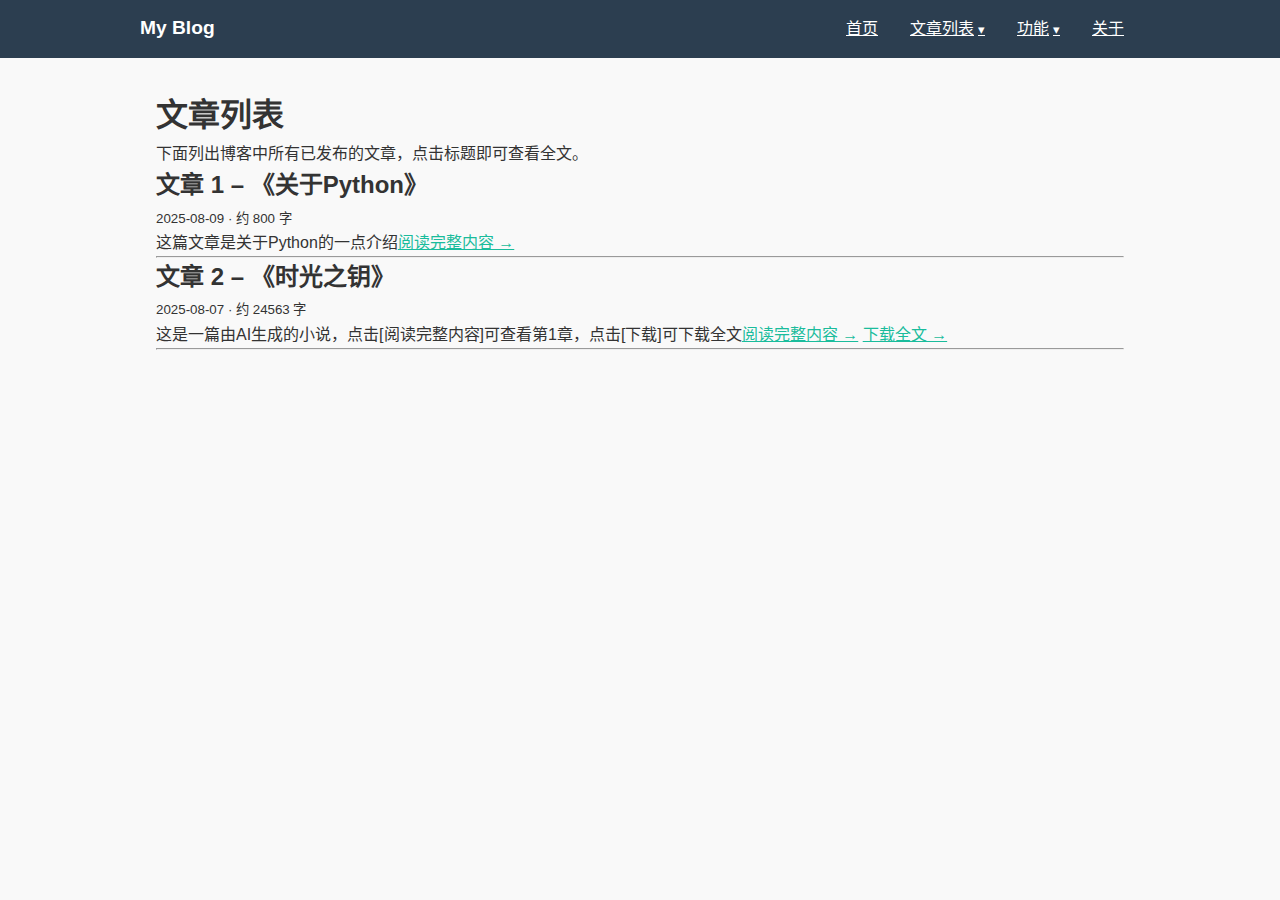
<file: articles.html>
<!DOCTYPE html>
<html lang="zh-CN">
<head>
<meta charset="UTF-8">
<title>文章列表 - 个人博客</title>
<meta name="viewport" content="width=device-width, initial-scale=1.0">
<style>
/* 与首页共用的 CSS（直接复制上面 <style> 中的全部内容） */
*{box-sizing:border-box;margin:0;padding:0}
body{font-family:-apple-system,BlinkMacSystemFont,"Segoe UI","Helvetica Neue",Helvetica,Arial,sans-serif;
      line-height:1.6;background:#f9f9f9;color:#333}
a{color:#1abc9c}
header{background:#2c3e50;color:#fff;padding:.5rem 1rem}
nav{max-width:1000px;margin:auto;display:flex;justify-content:space-between;align-items:center}
nav .logo{font-size:1.2rem;font-weight:600}
nav ul{list-style:none;display:flex;align-items:center}
nav li{position:relative}
nav a{display:block;padding:.5rem 1rem;color:#fff;transition:background .3s}
nav a:hover{background:rgba(255,255,255,.1)}
.dropdown>a::after{content:"▾";margin-left:4px;font-size:.8rem}
.sub-menu{display:none;position:absolute;top:100%;left:0;
          background:#34495e;min-width:140px;border-radius:4px;
          box-shadow:0 2px 4px rgba(0,0,0,.15)}
.sub-menu a{padding:.5rem 1rem;color:#fff}
.sub-menu a:hover{background:#1abc9c}
.dropdown.open .sub-menu{display:block}
@media (hover:hover) and (pointer:fine){.dropdown:hover .sub-menu{display:block}}
.hamburger{display:none;flex-direction:column;cursor:pointer;margin-left:1rem}
.hamburger span{width:25px;height:3px;background:#fff;margin:4px 0;transition:.3s}
.main{max-width:1000px;margin:auto;padding:2rem 1rem}
@media (max-width:768px){
    nav ul{flex-direction:column;width:100%;background:#2c3e50;display:none}
    nav ul.show{display:flex}
    .hamburger{display:flex}
    .sub-menu{position:static;background:#2c3e5}
    .dropdown.open .sub-menu{display:block}
}
</style>
</head>

<body>
<header>
  <nav>
    <div class="logo">My Blog</div>

    <div class="hamburger" id="hamburger">
      <span></span><span></span><span></span>
    </div>

    <ul id="navList">
      <li><a href="index.html">首页</a></li>

      <li class="dropdown" id="dropdown-article">
        <a href="javascript:void(0);" id="articleBtn">文章列表</a>
        <ul class="sub-menu">
          <li><a href="articles.html">所有文章</a></li>
          <li><a href="article1.html">关于Python</a></li>
          <li><a href="article2.html">小说《时光之钥》</a></li>
        </ul>
      </li>

      <li class="dropdown" id="dropdown-func">
        <a href="javascript:void(0);" id="funcBtn">功能</a>
        <ul class="sub-menu">
          <li><a href="function.html">所有功能</a></li>
          <li><a href="function1.html">2048小游戏</a></li>
          <li><a href="function2.html">高考倒计时</a></li>
            <li><a href="function3.html">五子棋电子棋盘</a></li>
            <li><a href="function0.html">下载</a></li>
        </ul>
      </li>

      <li><a href="about.html">关于</a></li>
    </ul>
  </nav>
</header>

<main class="main">
  <h1>文章列表</h1>
  <p>下面列出博客中所有已发布的文章，点击标题即可查看全文。</p>

  <section>
    <h2>文章 1 – 《关于Python》</h2>
    <p><small>2025‑08-09 · 约 800 字</small></p>
    <p>这篇文章是关于Python的一点介绍<a href="article1.html">阅读完整内容 →</a></p>
    <hr>
  </section>

  <section>
    <h2>文章 2 – 《时光之钥》</h2>
    <p><small>2025‑08‑07 · 约 24563 字</small></p>
    <p>这是一篇由AI生成的小说，点击[阅读完整内容]可查看第1章，点击[下载]可下载全文<a href="article2.html">阅读完整内容 →</a> <a href="jy1/时光之钥.docx">下载全文 →</a></p>
    <hr>
  </section>

  <!-- 以后可以继续往下添加 <section> 块，或用后台系统生成 -->
</main>

<script>
/* 与首页相同的脚本（复制粘贴） */
const hamburger = document.getElementById('hamburger');
const navList   = document.getElementById('navList');
const articleDd = document.getElementById('dropdown-article');
const funcDd   = document.getElementById('dropdown-func');

hamburger.addEventListener('click', () => {
    navList.classList.toggle('show');
    articleDd.classList.remove('open');
    funcDd.classList.remove('open');
});

function addToggleBtn(btnId, target) {
  document.getElementById(btnId).addEventListener('click', (e) => {
    if (window.innerWidth <= 768) {
      e.preventDefault();
      target.classList.toggle('open');
    }
  });
}
addToggleBtn('articleBtn', articleDd);
addToggleBtn('funcBtn',   funcDd);

document.addEventListener('click', (e) => {
    if (!articleDd.contains(e.target) && articleDd.classList.contains('open')) {
        articleDd.classList.remove('open');
    }
    if (!funcDd.contains(e.target) && funcDd.classList.contains('open')) {
        funcDd.classList.remove('open');
    }
});

window.addEventListener('resize', () => {
    if (window.innerWidth > 768) {
        articleDd.classList.remove('open');
        funcDd.classList.remove('open');
    }
});
</script>
</body>
</html>
</file>
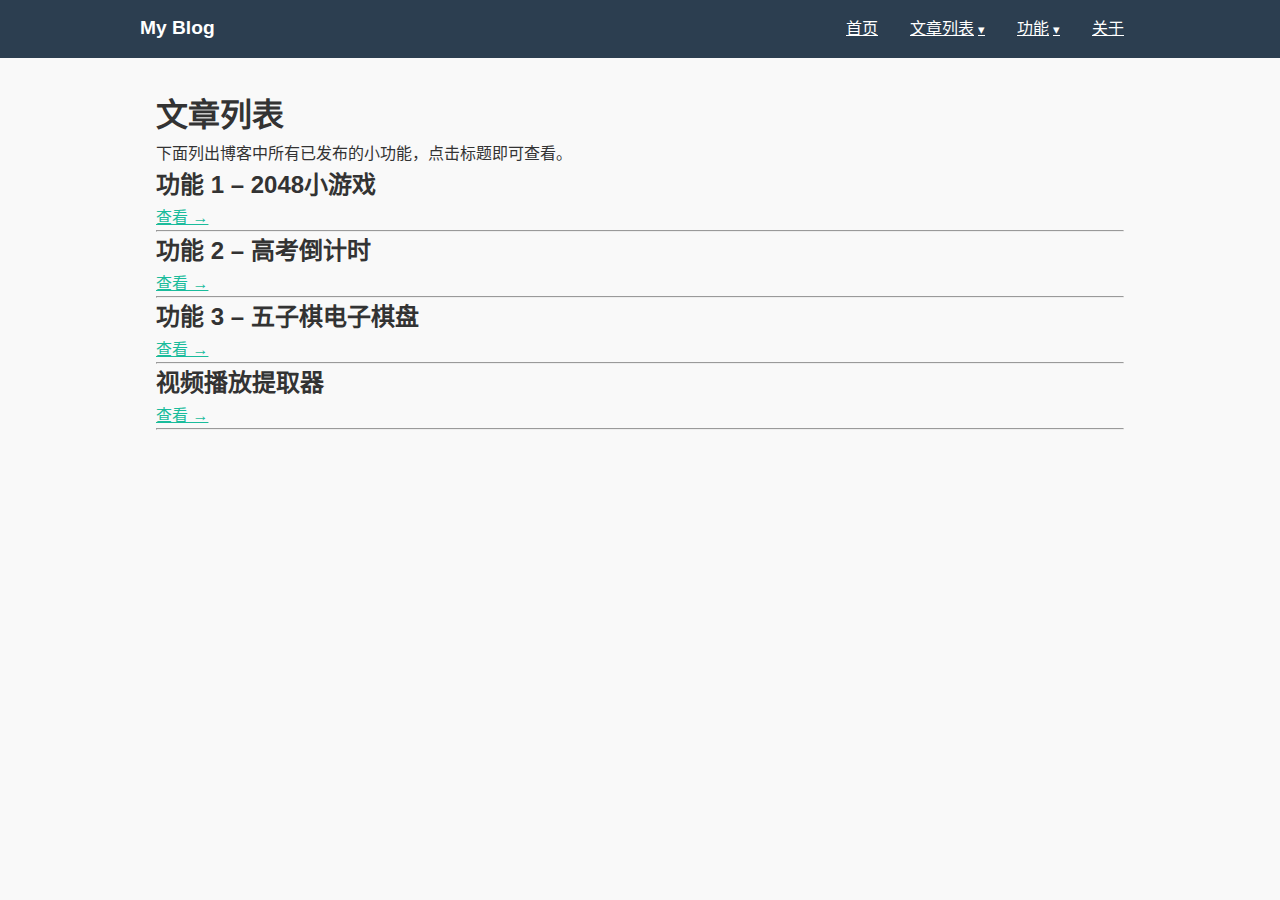
<file: function.html>
<!DOCTYPE html>
<html lang="zh-CN">
<head>
<meta charset="UTF-8">
<title>文章列表 - 个人博客</title>
<meta name="viewport" content="width=device-width, initial-scale=1.0">
<style>
/* 与首页共用的 CSS（直接复制上面 <style> 中的全部内容） */
*{box-sizing:border-box;margin:0;padding:0}
body{font-family:-apple-system,BlinkMacSystemFont,"Segoe UI","Helvetica Neue",Helvetica,Arial,sans-serif;
      line-height:1.6;background:#f9f9f9;color:#333}
a{color:#1abc9c}
header{background:#2c3e50;color:#fff;padding:.5rem 1rem}
nav{max-width:1000px;margin:auto;display:flex;justify-content:space-between;align-items:center}
nav .logo{font-size:1.2rem;font-weight:600}
nav ul{list-style:none;display:flex;align-items:center}
nav li{position:relative}
nav a{display:block;padding:.5rem 1rem;color:#fff;transition:background .3s}
nav a:hover{background:rgba(255,255,255,.1)}
.dropdown>a::after{content:"▾";margin-left:4px;font-size:.8rem}
.sub-menu{display:none;position:absolute;top:100%;left:0;
          background:#34495e;min-width:140px;border-radius:4px;
          box-shadow:0 2px 4px rgba(0,0,0,.15)}
.sub-menu a{padding:.5rem 1rem;color:#fff}
.sub-menu a:hover{background:#1abc9c}
.dropdown.open .sub-menu{display:block}
@media (hover:hover) and (pointer:fine){.dropdown:hover .sub-menu{display:block}}
.hamburger{display:none;flex-direction:column;cursor:pointer;margin-left:1rem}
.hamburger span{width:25px;height:3px;background:#fff;margin:4px 0;transition:.3s}
.main{max-width:1000px;margin:auto;padding:2rem 1rem}
@media (max-width:768px){
    nav ul{flex-direction:column;width:100%;background:#2c3e50;display:none}
    nav ul.show{display:flex}
    .hamburger{display:flex}
    .sub-menu{position:static;background:#2c3e5}
    .dropdown.open .sub-menu{display:block}
}
</style>
</head>

<body>
<header>
  <nav>
    <div class="logo">My Blog</div>

    <div class="hamburger" id="hamburger">
      <span></span><span></span><span></span>
    </div>

    <ul id="navList">
      <li><a href="index.html">首页</a></li>

      <li class="dropdown" id="dropdown-article">
        <a href="javascript:void(0);" id="articleBtn">文章列表</a>
        <ul class="sub-menu">
          <li><a href="articles.html">所有文章</a></li>
          <li><a href="article1.html">关于Python</a></li>
          <li><a href="article2.html">小说《时光之钥》</a></li>
        </ul>
      </li>

      <li class="dropdown" id="dropdown-func">
        <a href="javascript:void(0);" id="funcBtn">功能</a>
        <ul class="sub-menu">
          <li><a href="function.html">所有功能</a></li>
          <li><a href="function1.html">2048小游戏</a></li>
          <li><a href="function2.html">高考倒计时</a></li>
          <li><a href="function3.html">五子棋电子棋盘</a></li>
          <li><a href="function0.html">下载</a></li>
        </ul>
      </li>

      <li><a href="about.html">关于</a></li>
    </ul>
  </nav>
</header>

<main class="main">
  <h1>文章列表</h1>
  <p>下面列出博客中所有已发布的小功能，点击标题即可查看。</p>

  <section>
    <h2>功能 1 – 2048小游戏</h2>
    <p><a href="function1.html">查看 →</a></p>
    <hr>
  </section>

  <section>
      <h2>功能 2 – 高考倒计时</h2>
      <p><a href="function2.html">查看 →</a></p>
      <hr>
   </section>

  <section>
    <h2>功能 3 – 五子棋电子棋盘</h2>
    <p><a href="function3.html">查看 →</a></p>
    <hr>
  </section>
  
  <section>
    <h2>视频播放提取器</h2>
    <p><a href="function4.html">查看 →</a></p>
    <hr>
  </section>
  <!-- 以后可以继续往下添加 <section> 块，或用后台系统生成 -->
</main>

<script>
/* 与首页相同的脚本（复制粘贴） */
const hamburger = document.getElementById('hamburger');
const navList   = document.getElementById('navList');
const articleDd = document.getElementById('dropdown-article');
const funcDd   = document.getElementById('dropdown-func');

hamburger.addEventListener('click', () => {
    navList.classList.toggle('show');
    articleDd.classList.remove('open');
    funcDd.classList.remove('open');
});

function addToggleBtn(btnId, target) {
  document.getElementById(btnId).addEventListener('click', (e) => {
    if (window.innerWidth <= 768) {
      e.preventDefault();
      target.classList.toggle('open');
    }
  });
}
addToggleBtn('articleBtn', articleDd);
addToggleBtn('funcBtn',   funcDd);

document.addEventListener('click', (e) => {
    if (!articleDd.contains(e.target) && articleDd.classList.contains('open')) {
        articleDd.classList.remove('open');
    }
    if (!funcDd.contains(e.target) && funcDd.classList.contains('open')) {
        funcDd.classList.remove('open');
    }
});

window.addEventListener('resize', () => {
    if (window.innerWidth > 768) {
        articleDd.classList.remove('open');
        funcDd.classList.remove('open');
    }
});
</script>
</body>
</html>
</file>
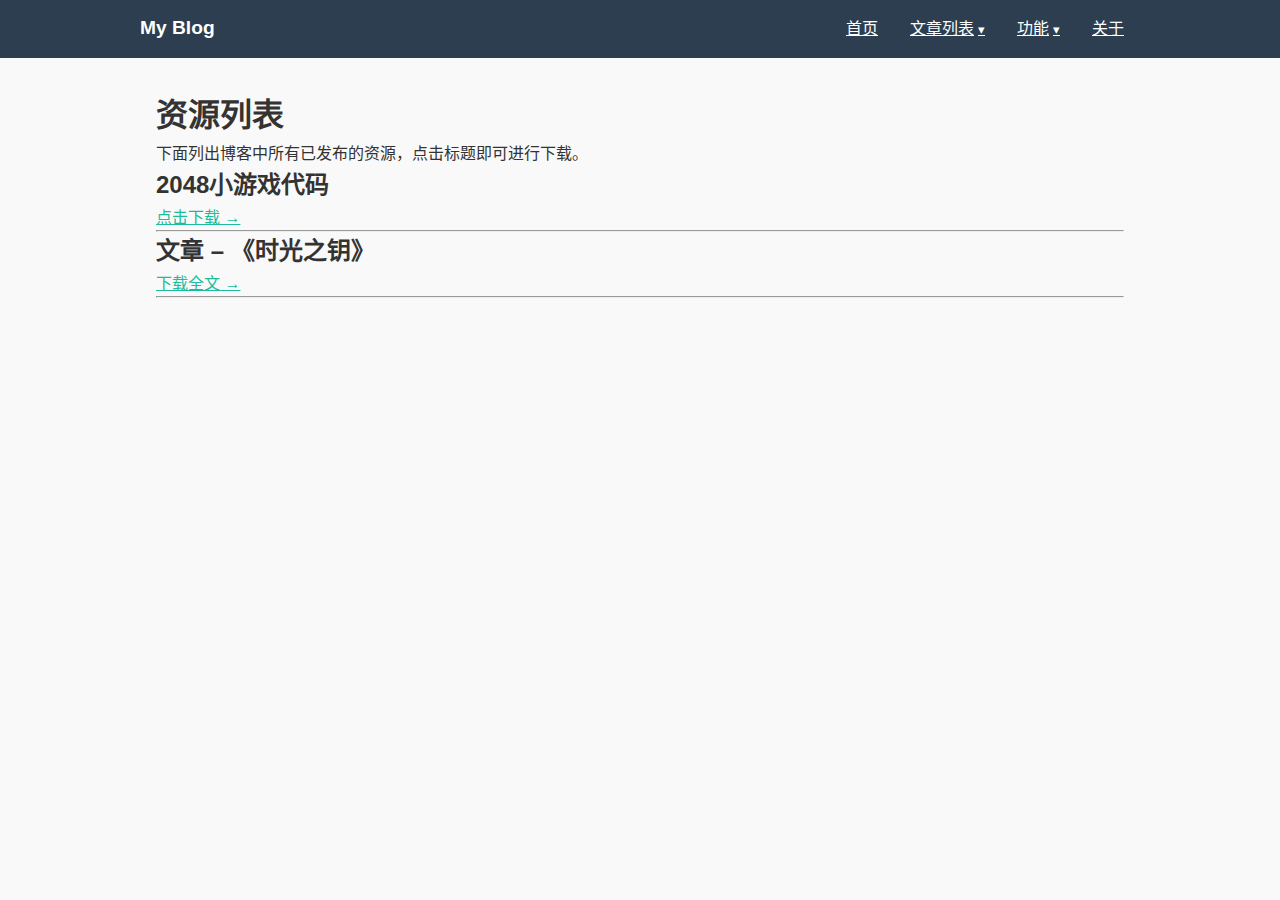
<file: function0.html>
<!DOCTYPE html>
<html lang="zh-CN">
<head>
<meta charset="UTF-8">
<title>文章列表 - 个人博客</title>
<meta name="viewport" content="width=device-width, initial-scale=1.0">
<style>
/* 与首页共用的 CSS（直接复制上面 <style> 中的全部内容） */
*{box-sizing:border-box;margin:0;padding:0}
body{font-family:-apple-system,BlinkMacSystemFont,"Segoe UI","Helvetica Neue",Helvetica,Arial,sans-serif;
      line-height:1.6;background:#f9f9f9;color:#333}
a{color:#1abc9c}
header{background:#2c3e50;color:#fff;padding:.5rem 1rem}
nav{max-width:1000px;margin:auto;display:flex;justify-content:space-between;align-items:center}
nav .logo{font-size:1.2rem;font-weight:600}
nav ul{list-style:none;display:flex;align-items:center}
nav li{position:relative}
nav a{display:block;padding:.5rem 1rem;color:#fff;transition:background .3s}
nav a:hover{background:rgba(255,255,255,.1)}
.dropdown>a::after{content:"▾";margin-left:4px;font-size:.8rem}
.sub-menu{display:none;position:absolute;top:100%;left:0;
          background:#34495e;min-width:140px;border-radius:4px;
          box-shadow:0 2px 4px rgba(0,0,0,.15)}
.sub-menu a{padding:.5rem 1rem;color:#fff}
.sub-menu a:hover{background:#1abc9c}
.dropdown.open .sub-menu{display:block}
@media (hover:hover) and (pointer:fine){.dropdown:hover .sub-menu{display:block}}
.hamburger{display:none;flex-direction:column;cursor:pointer;margin-left:1rem}
.hamburger span{width:25px;height:3px;background:#fff;margin:4px 0;transition:.3s}
.main{max-width:1000px;margin:auto;padding:2rem 1rem}
@media (max-width:768px){
    nav ul{flex-direction:column;width:100%;background:#2c3e50;display:none}
    nav ul.show{display:flex}
    .hamburger{display:flex}
    .sub-menu{position:static;background:#2c3e5}
    .dropdown.open .sub-menu{display:block}
}
</style>
</head>

<body>
<header>
  <nav>
    <div class="logo">My Blog</div>

    <div class="hamburger" id="hamburger">
      <span></span><span></span><span></span>
    </div>

    <ul id="navList">
      <li><a href="index.html">首页</a></li>

      <li class="dropdown" id="dropdown-article">
        <a href="javascript:void(0);" id="articleBtn">文章列表</a>
        <ul class="sub-menu">
          <li><a href="articles.html">所有文章</a></li>
          <li><a href="article1.html">关于Python</a></li>
          <li><a href="article2.html">小说《时光之钥》</a></li>
        </ul>
      </li>

      <li class="dropdown" id="dropdown-func">
        <a href="javascript:void(0);" id="funcBtn">功能</a>
        <ul class="sub-menu">
          <li><a href="function.html">所有功能</a></li>
          <li><a href="function1.html">2048小游戏</a></li>
          <li><a href="function2.html">高考倒计时</a></li>
            <li><a href="function3.html">五子棋电子棋盘</a></li>
            <li><a href="function0.html">下载</a></li>
        </ul>
      </li>

      <li><a href="about.html">关于</a></li>
    </ul>
  </nav>
</header>

<main class="main">
  <h1>资源列表</h1>
  <p>下面列出博客中所有已发布的资源，点击标题即可进行下载。</p>

  <section>
    <h2> 2048小游戏代码</h2>
    <p><small>  </small></p>
    <p>  <a href="xz/2048-1.zip">点击下载 →</a></p>
    <hr>
  </section>

  <section>
    <h2>文章 – 《时光之钥》</h2>
    <p><small>     </small></p>
    <p>  <a href="jy1/时光之钥.docx">下载全文 →</a></p>
    <hr>
  </section>

  <!-- 以后可以继续往下添加 <section> 块，或用后台系统生成 -->
</main>

<script>
/* 与首页相同的脚本（复制粘贴） */
const hamburger = document.getElementById('hamburger');
const navList   = document.getElementById('navList');
const articleDd = document.getElementById('dropdown-article');
const funcDd   = document.getElementById('dropdown-func');

hamburger.addEventListener('click', () => {
    navList.classList.toggle('show');
    articleDd.classList.remove('open');
    funcDd.classList.remove('open');
});

function addToggleBtn(btnId, target) {
  document.getElementById(btnId).addEventListener('click', (e) => {
    if (window.innerWidth <= 768) {
      e.preventDefault();
      target.classList.toggle('open');
    }
  });
}
addToggleBtn('articleBtn', articleDd);
addToggleBtn('funcBtn',   funcDd);

document.addEventListener('click', (e) => {
    if (!articleDd.contains(e.target) && articleDd.classList.contains('open')) {
        articleDd.classList.remove('open');
    }
    if (!funcDd.contains(e.target) && funcDd.classList.contains('open')) {
        funcDd.classList.remove('open');
    }
});

window.addEventListener('resize', () => {
    if (window.innerWidth > 768) {
        articleDd.classList.remove('open');
        funcDd.classList.remove('open');
    }
});
</script>
</body>
</html>
</file>
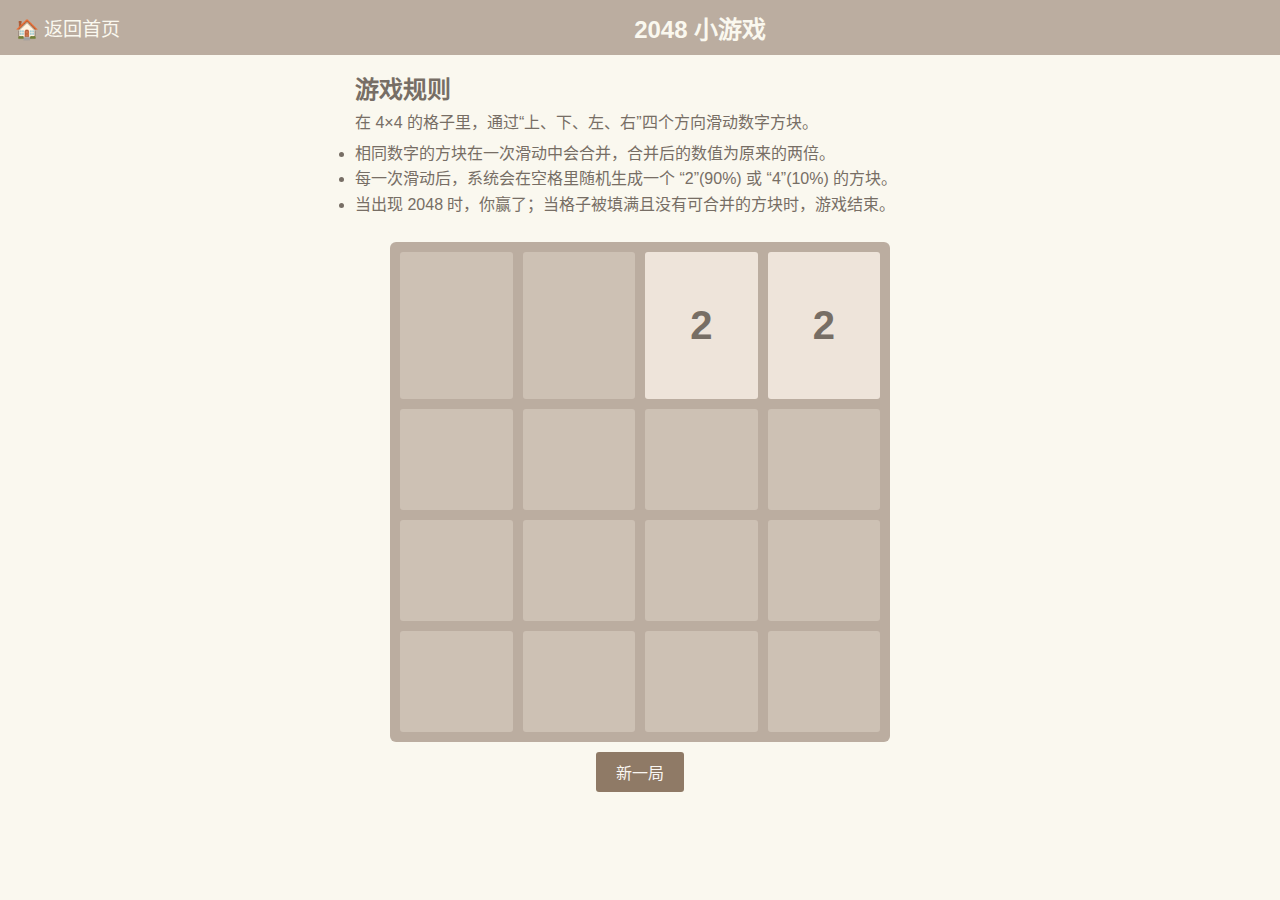
<file: function1.html>
<!DOCTYPE html>
<html lang="zh-CN">
<head>
    <meta charset="UTF-8">
    <title>2048 小游戏 – 我的博客</title>
    <meta name="viewport" content="width=device-width, initial-scale=1.0">
    <!-- 引入自定义 CSS -->
    <link rel="stylesheet" href="function1-Style.css">
</head>
<body>
    <!-- ① 导航栏 -->
    <nav class="nav-bar">
        <a href="index.html" class="nav-link">🏠 返回首页</a>
        <h1>2048 小游戏</h1>
    </nav>

    <!-- ② 游戏说明 -->
    <section class="game-info">
        <h2>游戏规则</h2>
        <p>在 4×4 的格子里，通过“上、下、左、右”四个方向滑动数字方块。</p>
        <ul>
            <li>相同数字的方块在一次滑动中会合并，合并后的数值为原来的两倍。</li>
            <li>每一次滑动后，系统会在空格里随机生成一个 “2”(90%) 或 “4”(10%) 的方块。</li>
            <li>当出现 2048 时，你赢了；当格子被填满且没有可合并的方块时，游戏结束。</li>
        </ul>
    </section>

    <!-- ③ 游戏区域 -->
    <section class="game-container">
        <div id="game-board"></div>

        <!-- 移动按钮（手机/平板） -->
        <div class="mobile-controls">
            <button class="control-btn" data-dir="up">↑</button>
            <div class="middle-row">
                <button class="control-btn" data-dir="left">←</button>
                <button class="control-btn" data-dir="right">→</button>
            </div>
            <button class="control-btn" data-dir="down">↓</button>
        </div>

        <!-- 重新开始按钮 -->
        <button id="new-game-btn" class="new-game">新一局</button>
    </section>

    <!-- ④ 脚本 -->
    <script src="function1-Game.js"></script>
</body>
</html>
</file>
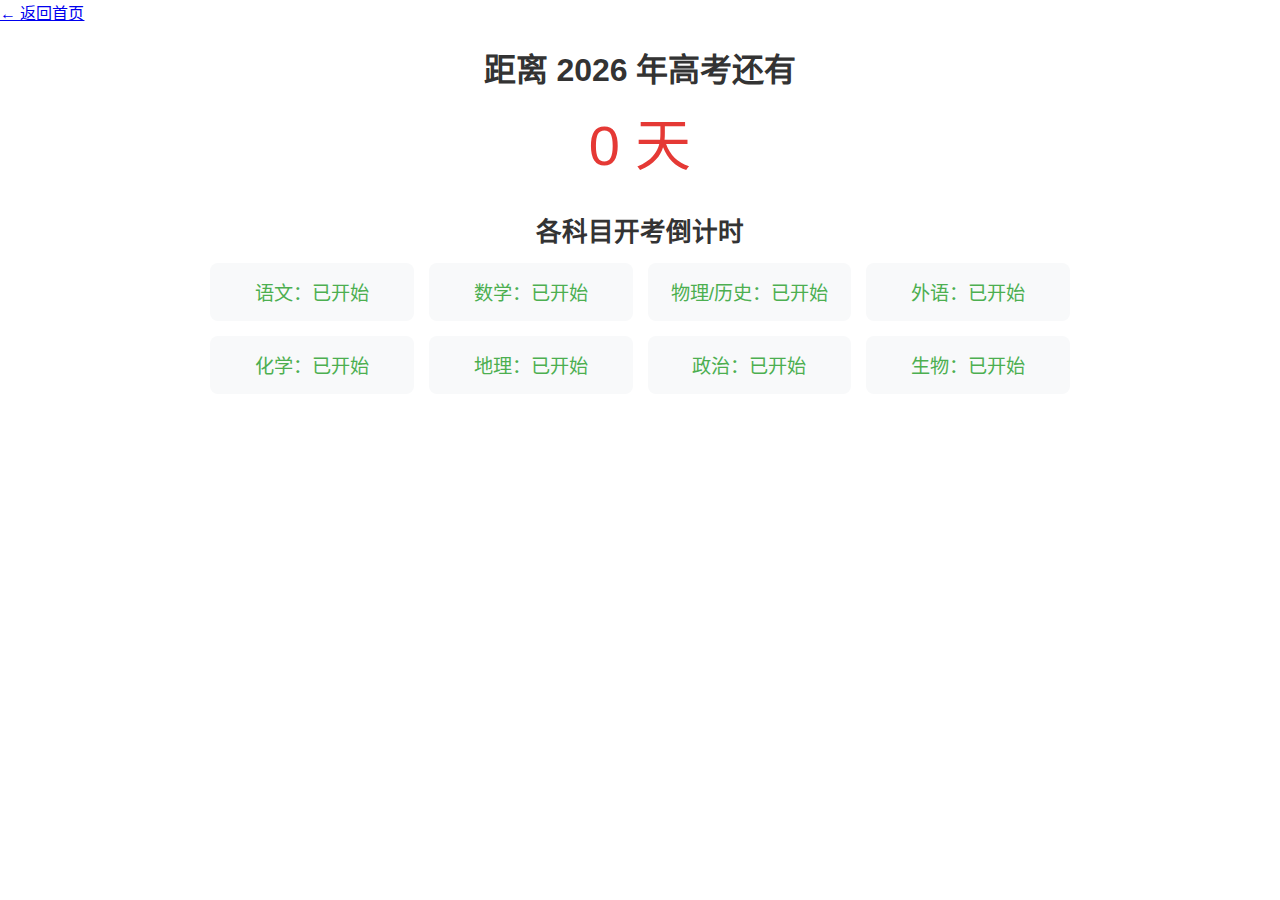
<file: function2.html>
<!-- file: function2.html -->
<!DOCTYPE html>
<html lang="zh-CN">
<head>
    <meta charset="UTF-8">
    <title>2026 年高考倒计时</title>
    <meta name="viewport" content="width=device-width, initial-scale=1.0">
    <!-- 引入样式和脚本 -->
    <link rel="stylesheet" href="function2-style.css">
</head>
<body>
    <nav class="navbar">
        <a class="nav-link" href="index.html">← 返回首页</a>
    </nav>
    <div class="container">
        <!-- 顶部：距高考开考的天数 -->
        <section class="overall">
            <h1>距离 2026 年高考还有</h1>
            <p id="overall-days">-- 天</p>
        </section>

        <!-- 科目倒计时（精确到秒） -->
        <section class="subjects">
            <h2>各科目开考倒计时</h2>
                <ul id="subject-list">
                    <!-- 由 JavaScript 动态生成 -->
                </ul>
        </section>
    </div>

    <script src="function2-timer.js"></script>
</body>
</html>
</file>
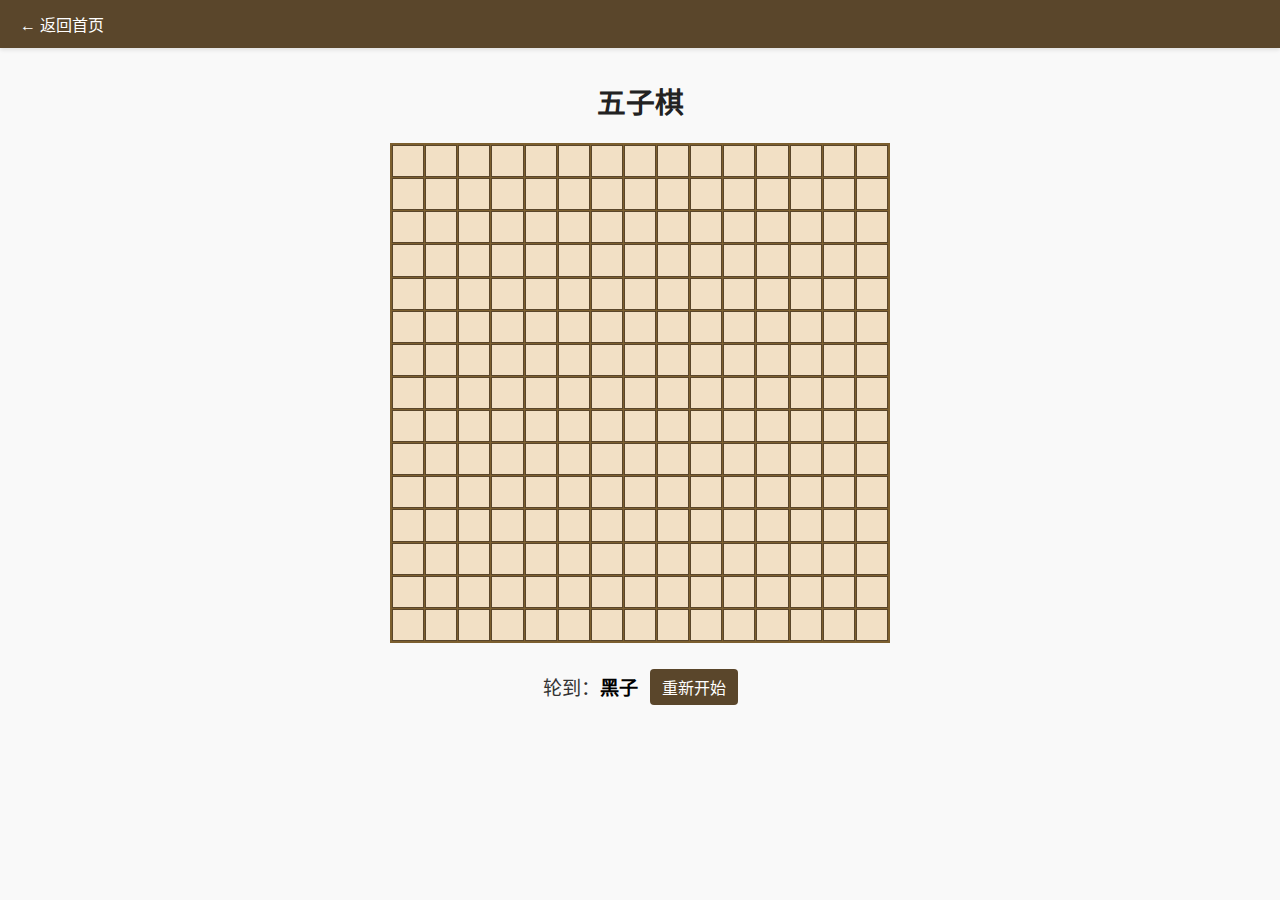
<file: function3.html>
<!DOCTYPE html>
<html lang="zh-CN">
<head>
    <meta charset="UTF-8">
    <title>五子棋电子棋盘</title>
    <meta name="viewport" content="width=device-width, initial-scale=1.0, maximum-scale=1.0, user-scalable=no">
    <link rel="stylesheet" href="function3-style.css">
</head>
<body>

    <!-- ==================== 导航栏 ==================== -->
    <nav class="navbar">
        <a class="nav-link" href="index.html">← 返回首页</a>
    </nav>

    <!-- ==================== 主体 ==================== -->
    <main class="wrapper">
        <h1 class="title">五子棋</h1>

        <div id="board" class="board"></div>

        <section class="info">
            <span id="turn">轮到：<span class="black">黑子</span></span>
            <button id="resetBtn">重新开始</button>
        </section>
    </main>

    <script src="function3-board.js"></script>
</body>
</html>
</file>
<file: function1-Style.css>
/*------------------- 基础布局 -------------------*/
*,
*::before,
*::after {
    box-sizing: border-box;
    margin: 0;
    padding: 0;
}
html, body {
    height: 100%;
    font-family: "Helvetica Neue",Helvetica,Arial,sans-serif;
    background: #faf8ef;
    color: #776e65;
}
a {
    text-decoration: none;
    color: inherit;
}

/*------------------- 导航栏 -------------------*/
.nav-bar {
    display: flex;
    align-items: center;
    background: #bbada0;
    padding: 10px 15px;
    color: #faf8ef;
}
.nav-link {
    margin-right: 15px;
    font-size: 1.2rem;
}
.nav-bar h1 {
    flex: 1;
    text-align: center;
    font-size: 1.5rem;
}

/*------------------- 说明区 -------------------*/
.game-info {
    padding: 15px;
    max-width: 600px;
    margin: 0 auto;
}
.game-info h2 {
    margin-bottom: 5px;
}
.game-info p, .game-info ul {
    margin-top: 5px;
    line-height: 1.6;
}

/*------------------- 玩法区域 -------------------*/
.game-container {
    display: flex;
    flex-direction: column;
    align-items: center;
    margin-top: 10px;
}
#game-board {
    width: 90vw;          /* 适配手机 */
    max-width: 500px;     /* 在大屏幕上不超过 500px */
    height: 90vw;
    max-height: 500px;
    background: #bbada0;
    border-radius: 6px;
    padding: 10px;
    display: grid;
    grid-template-columns: repeat(4, 1fr);
    grid-gap: 10px;
    position: relative;
}

/* 砖块样式 */
.tile {
    display: flex;
    align-items: center;
    justify-content: center;
    font-weight: bold;
    border-radius: 3px;
    font-size: 2.5rem;
    color: #776e65;
    background: #cdc1b4;
    transition: all .2s ease;
}

/* 各数字对应的颜色（可自行扩展） */
.tile-2   { background:#eee4da; color:#776e65; }
.tile-4   { background:#ede0c8; }
.tile-8   { background:#f2b179; color:#f9f6f2; }
.tile-16  { background:#f59563; color:#f9f6f2; }
.tile-32  { background:#f67c5f; color:#f9f6f2; }
.tile-64  { background:#f65e3b; color:#f9f6f2; }
.tile-128 { background:#edcf72; color:#f9f6f2; }
.tile-256 { background:#edc850; color:#f9f6f2; }
.tile-512 { background:#edc53f; color:#f9f6f2; }
.tile-1024{ background:#edc22e; color:#f9f6f2; }
.tile-2048{ background:#edc22e; color:#f9f6f2; font-size:1.8rem; }

.tile-4096, .tile-8192 { background:#3c3a32; color:#f9f6f2; }

/*------------------- 移动按钮（手机） -------------------*/
.mobile-controls {
    display: grid;
    grid-template-rows: 1fr 1fr 1fr;
    gap: 5px;
    margin: 15px 0;
    width: 200px;
}
.mobile-controls button {
    width: 100%;
    height: 50px;
    font-size: 1.5rem;
    background: #8f7a66;
    color: #f9f6f2;
    border: none;
    border-radius: 3px;
}
.mobile-controls .middle-row {
    display: flex;
    gap: 5px;
}

/*------------------- 重新开始按钮 -------------------*/
.new-game {
    margin-top: 10px;
    padding: 8px 20px;
    background: #8f7a66;
    color: #f9f6f2;
    border: none;
    border-radius: 3px;
    font-size: 1rem;
    cursor: pointer;
}
.new-game:hover {
    background: #7a6a55;
}

/*------------------- 响应式（桌面/平板） -------------------*/
@media (min-width: 600px) {
    #game-board {
        width: 500px;
        height: 500px;
    }
    .mobile-controls {
        display: none;   /* 桌面端不显示按钮，使用键盘 */
    }
}
</file>
<file: function2-style.css>
/* file: function2-style.css */
*{
    margin:0;
    padding:0;
    box-sizing:border-box;
    font-family: "Helvetica Neue",Helvetica,Arial,sans-serif;
}

/* 统一容器 */
.container{
    max-width:900px;
    margin:0 auto;
    padding:20px;
}

/* 整体计时 */
.overall{
    text-align:center;
    margin-bottom:30px;
}
.overall h1{
    font-size:2rem;
    color:#333;
}
#overall-days{
    font-size:3.5rem;
    color:#e53935;
    margin-top:10px;
}

/* 科目列表 */
.subjects h2{
    font-size:1.6rem;
    margin-bottom:15px;
    text-align:center;
    color:#333;
}
#subject-list{
    list-style:none;
    display:grid;
    gap:15px;
}

/* 每一项 */
#subject-list li{
    background:#f8f9fa;
    border-radius:8px;
    padding:15px;
    text-align:center;
    font-size:1.2rem;
    color:#555;
    transition:background .3s;
}
#subject-list li:hover{
    background:#e0f7fa;
}

/* 响应式布局 */
@media (min-width:600px){
    #subject-list{
        grid-template-columns: repeat(2,1fr);
    }
}
@media (min-width:900px){
    #subject-list{
        grid-template-columns: repeat(4,1fr);
    }
}
@media (max-width:599px){
    .overall h1,
    #overall-days{
        font-size:1.8rem;
    }
    #subject-list li{
        font-size:1rem;
    }
}
</file>
<file: function3-style.css>
/* ============================================================= */
/* 基础通用设置                                                  */
/* ============================================================= */
*,
*::before,
*::after {
    box-sizing: border-box;
    margin: 0;
    padding: 0;
}
html, body {
    height: 100%;
    font-family: "Helvetica Neue", Helvetica, Arial, sans-serif;
    background: #f9f9f9;
    color: #333;
}

/* ============================================================= */
/* 导航栏（返回首页）                                            */
/* ============================================================= */
.navbar {
    width: 100%;
    background: #5a462b;           /* 与按钮保持同色系 */
    padding: 8px 0;
    display: flex;
    align-items: center;
    position: sticky;
    top: 0;
    z-index: 1000;
    box-shadow: 0 2px 4px rgba(0,0,0,.1);
}
.nav-link {
    color: #fff;
    text-decoration: none;
    font-size: 1rem;
    margin-left: 12px;
    padding: 4px 8px;
    border-radius: 4px;
    transition: background .2s;
}
.nav-link:hover {
    background: rgba(255,255,255,.15);
}

/* ============================================================= */
/* 主体容器（居中）                                              */
/* ============================================================= */
.wrapper {
    width: 95%;
    max-width: 600px;
    margin: 20px auto;            /* 顶部留出导航栏的空间 */
    text-align: center;
    display: flex;
    flex-direction: column;
    align-items: center;
}

/* 标题 */
.title {
    margin: 12px 0 6px;
    font-size: 1.8rem;
    color: #222;
}

/* ============================================================= */
/* 棋盘整体布局                                                  */
/* ============================================================= */
.board {
    width: 90vmin;                /* 视口宽高的最小值，保持正方形 */
    max-width: 500px;             /* 防止在大屏幕上过大 */
    aspect-ratio: 1 / 1;          /* 强制正方形 */
    display: grid;
    grid-template-columns: repeat(15, 1fr);
    grid-template-rows: repeat(15, 1fr);
    gap: 1px;
    background: #7c5f2f;          /* 木纹底色 */
    border: 2px solid #7c5f2f;
    margin: 16px 0;
}

/* 单格子 */
.cell {
    position: relative;
    background: #f2e0c5;          /* 淡木纹 */
    cursor: pointer;
}
.cell::after {
    content: "";
    position: absolute;
    inset: 0;
    border: 1px solid #5a462b;    /* 棋格线 */
    pointer-events: none;        /* 让点击事件穿透到 .cell 本身 */
}

/* 棋子 */
.stone {
    position: absolute;
    top: 50%; left: 50%;
    width: 80%; height: 80%;
    border-radius: 50%;
    transform: translate(-50%, -50%);
    box-shadow: inset -2px -2px 5px rgba(255,255,255,.3);
}
.stone.black   { background: #000; }
.stone.white   {
    background: #fff;
    border: 2px solid #555;
    box-shadow: inset -2px -2px 5px rgba(0,0,0,.2);
}

/* ============================================================= */
/* 信息栏（轮次 + 按钮）                                          */
/* ============================================================= */
.info {
    margin-top: 10px;
    font-size: 1.2rem;
    display: flex;
    gap: 12px;
    align-items: center;
    justify-content: center;
}
.info .black { color: #000; font-weight: bold; }
.info .white { color: #fff; font-weight: bold; }

button {
    padding: 6px 12px;
    font-size: 1rem;
    background: #5a462b;
    color: #fff;
    border: none;
    border-radius: 4px;
    cursor: pointer;
    transition: background .2s;
}
button:hover {
    background: #4b381d;
}

/* ============================================================= */
/* 响应式微调                                                    */
/* ============================================================= */
@media (max-width: 480px) {
    .title { font-size: 1.5rem; }
    .info { font-size: 1rem; }
    .navbar { justify-content: center; }
}
</file>
